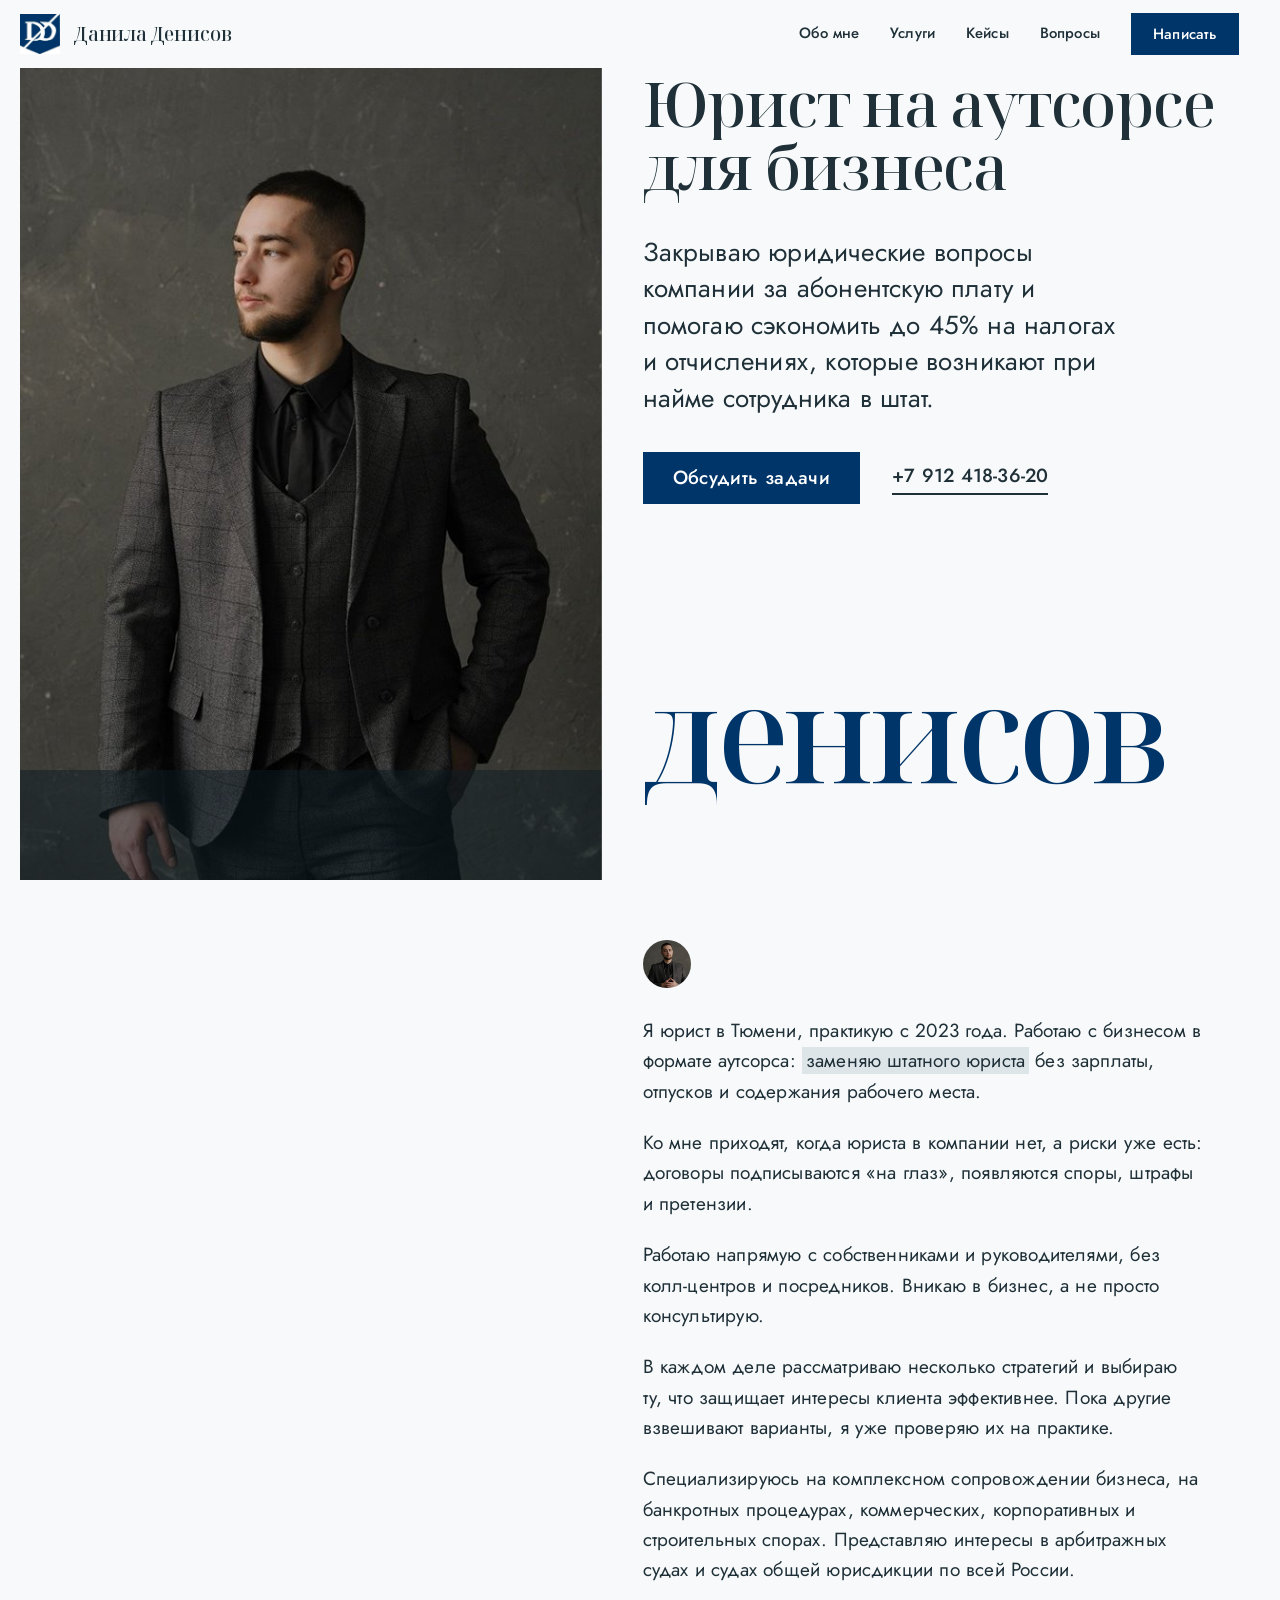
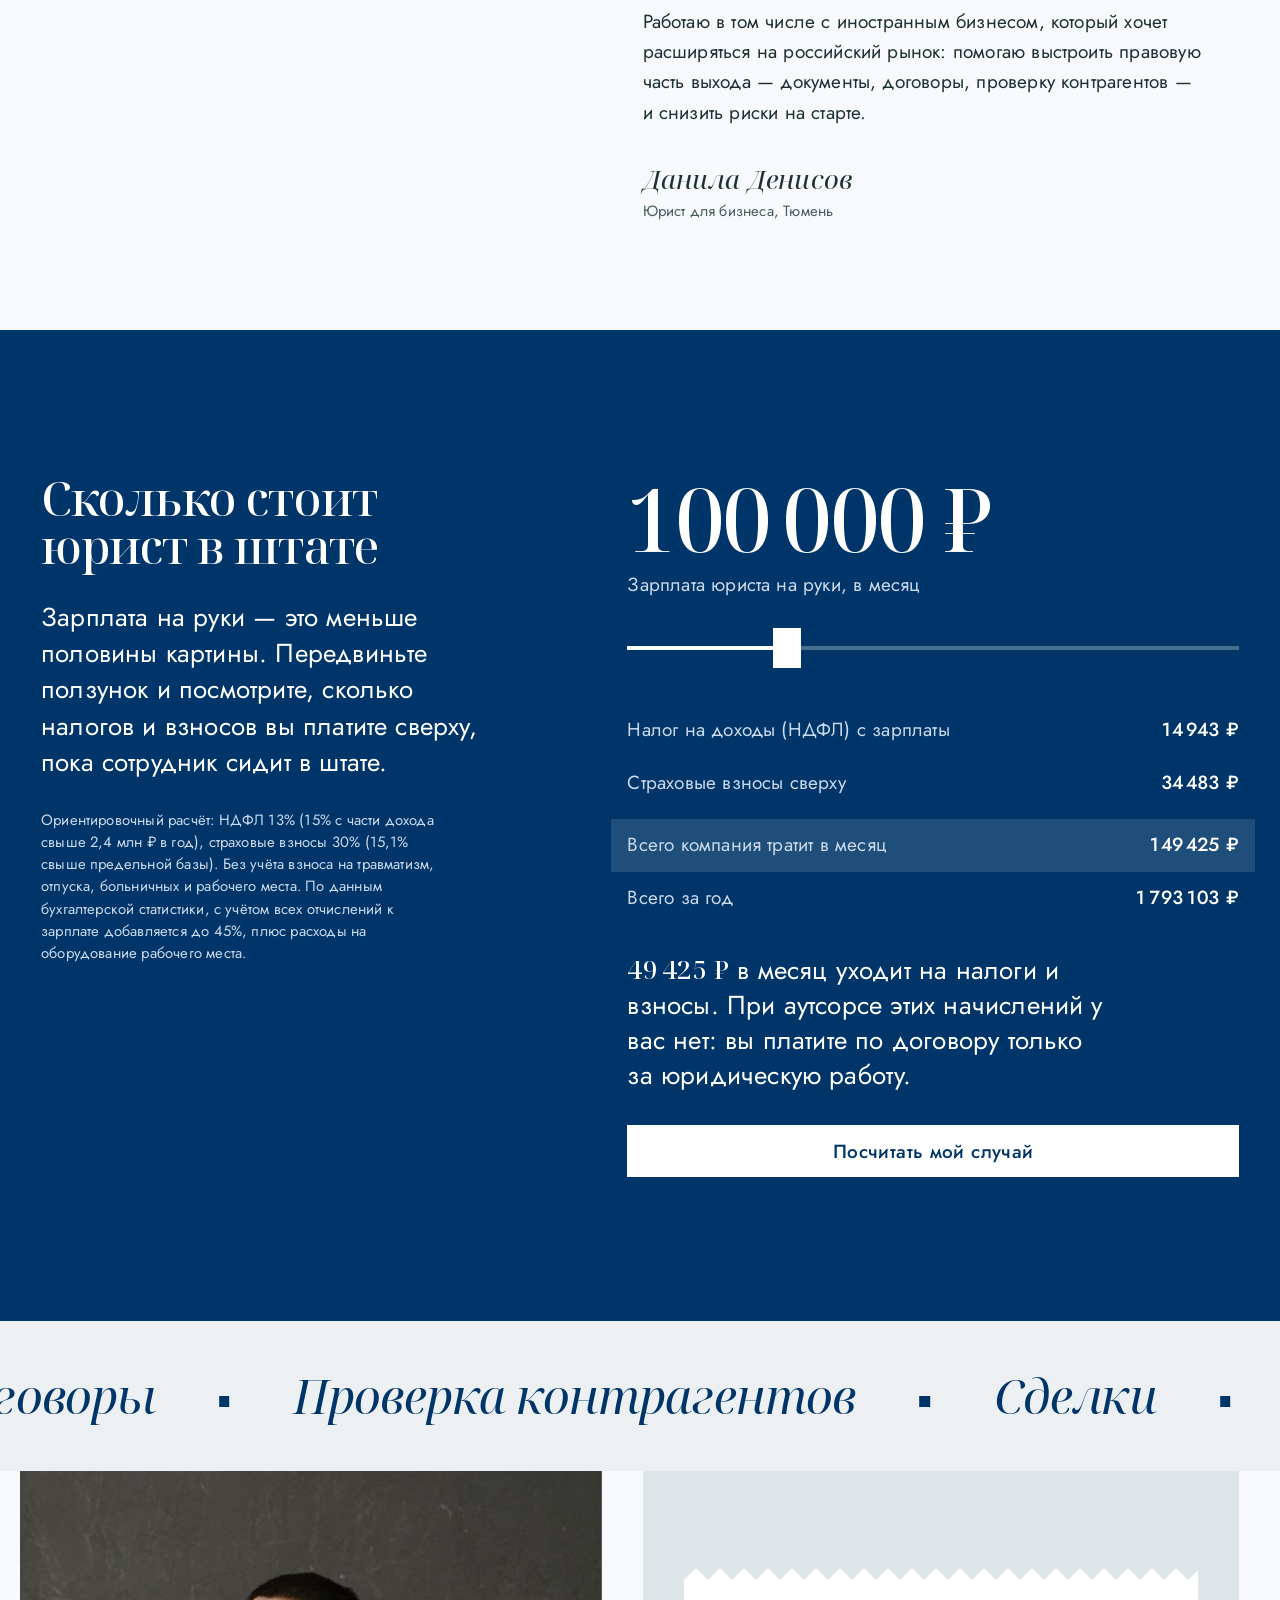
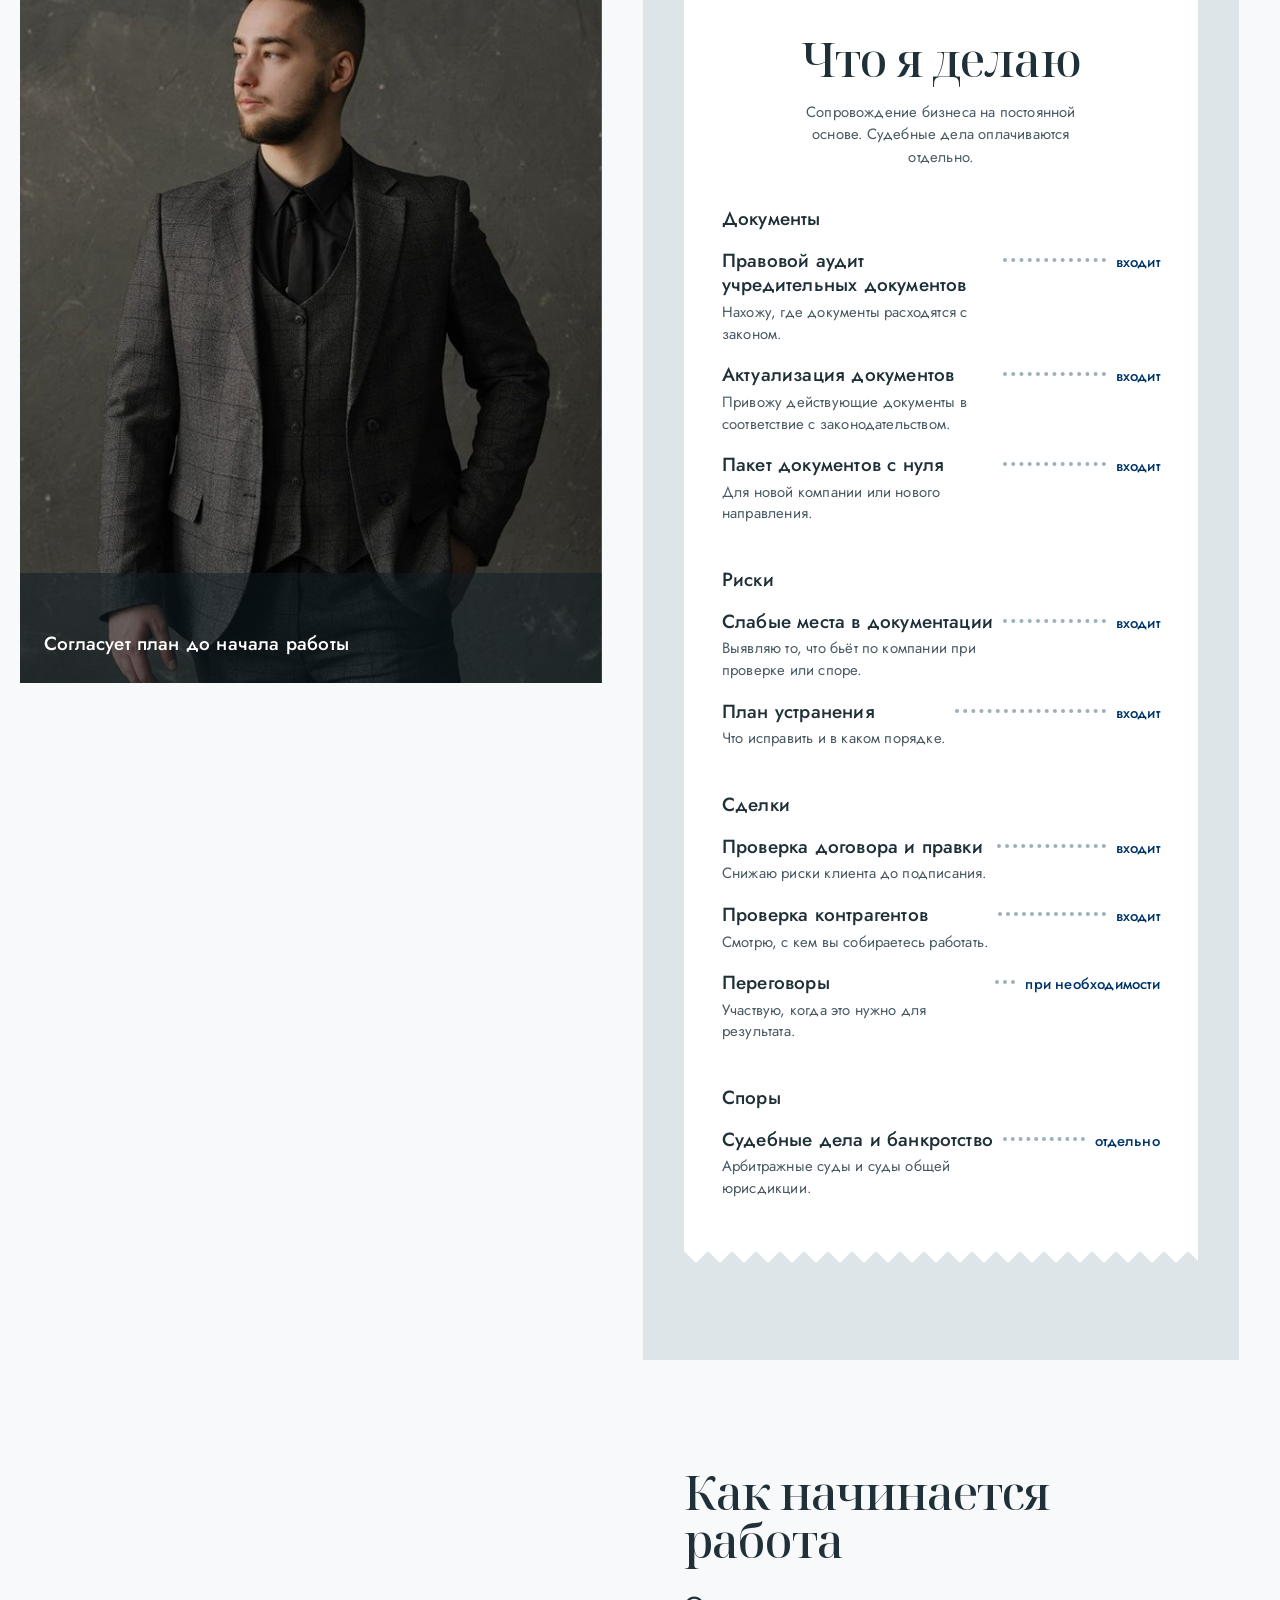
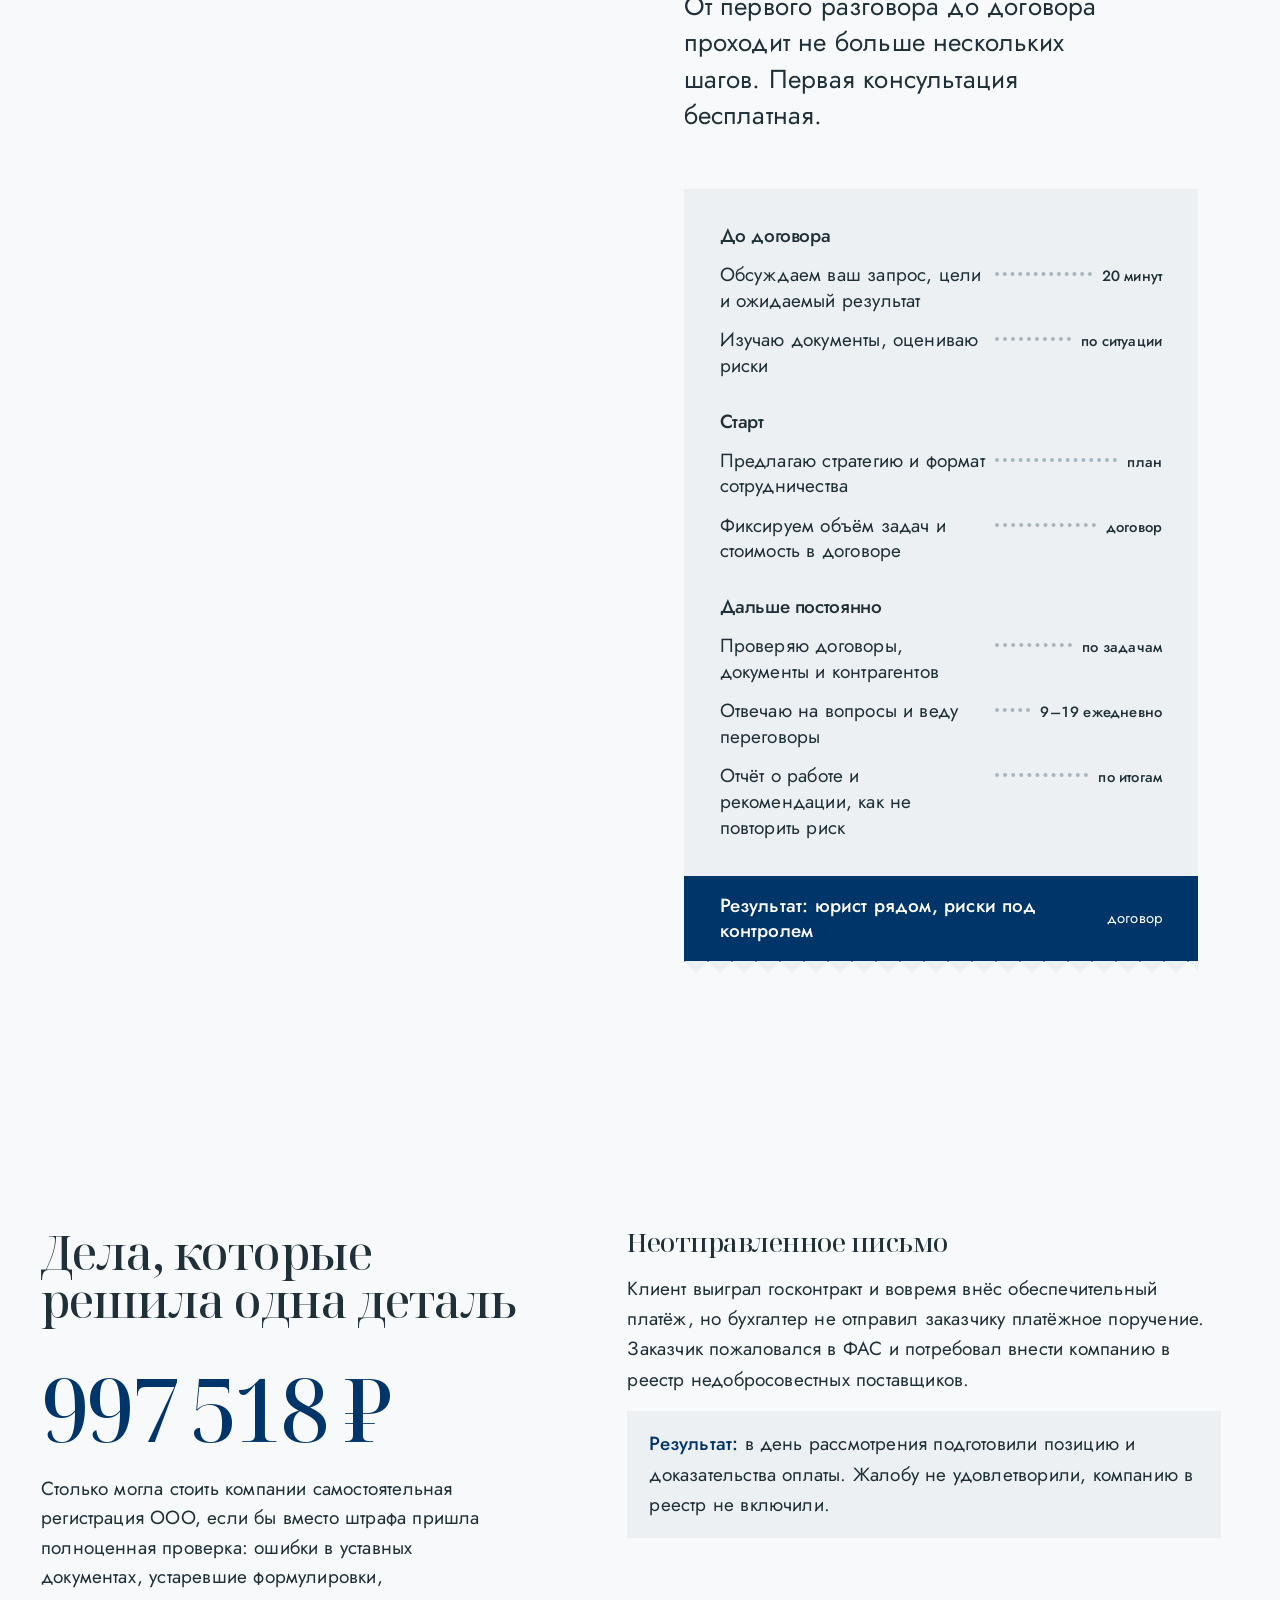
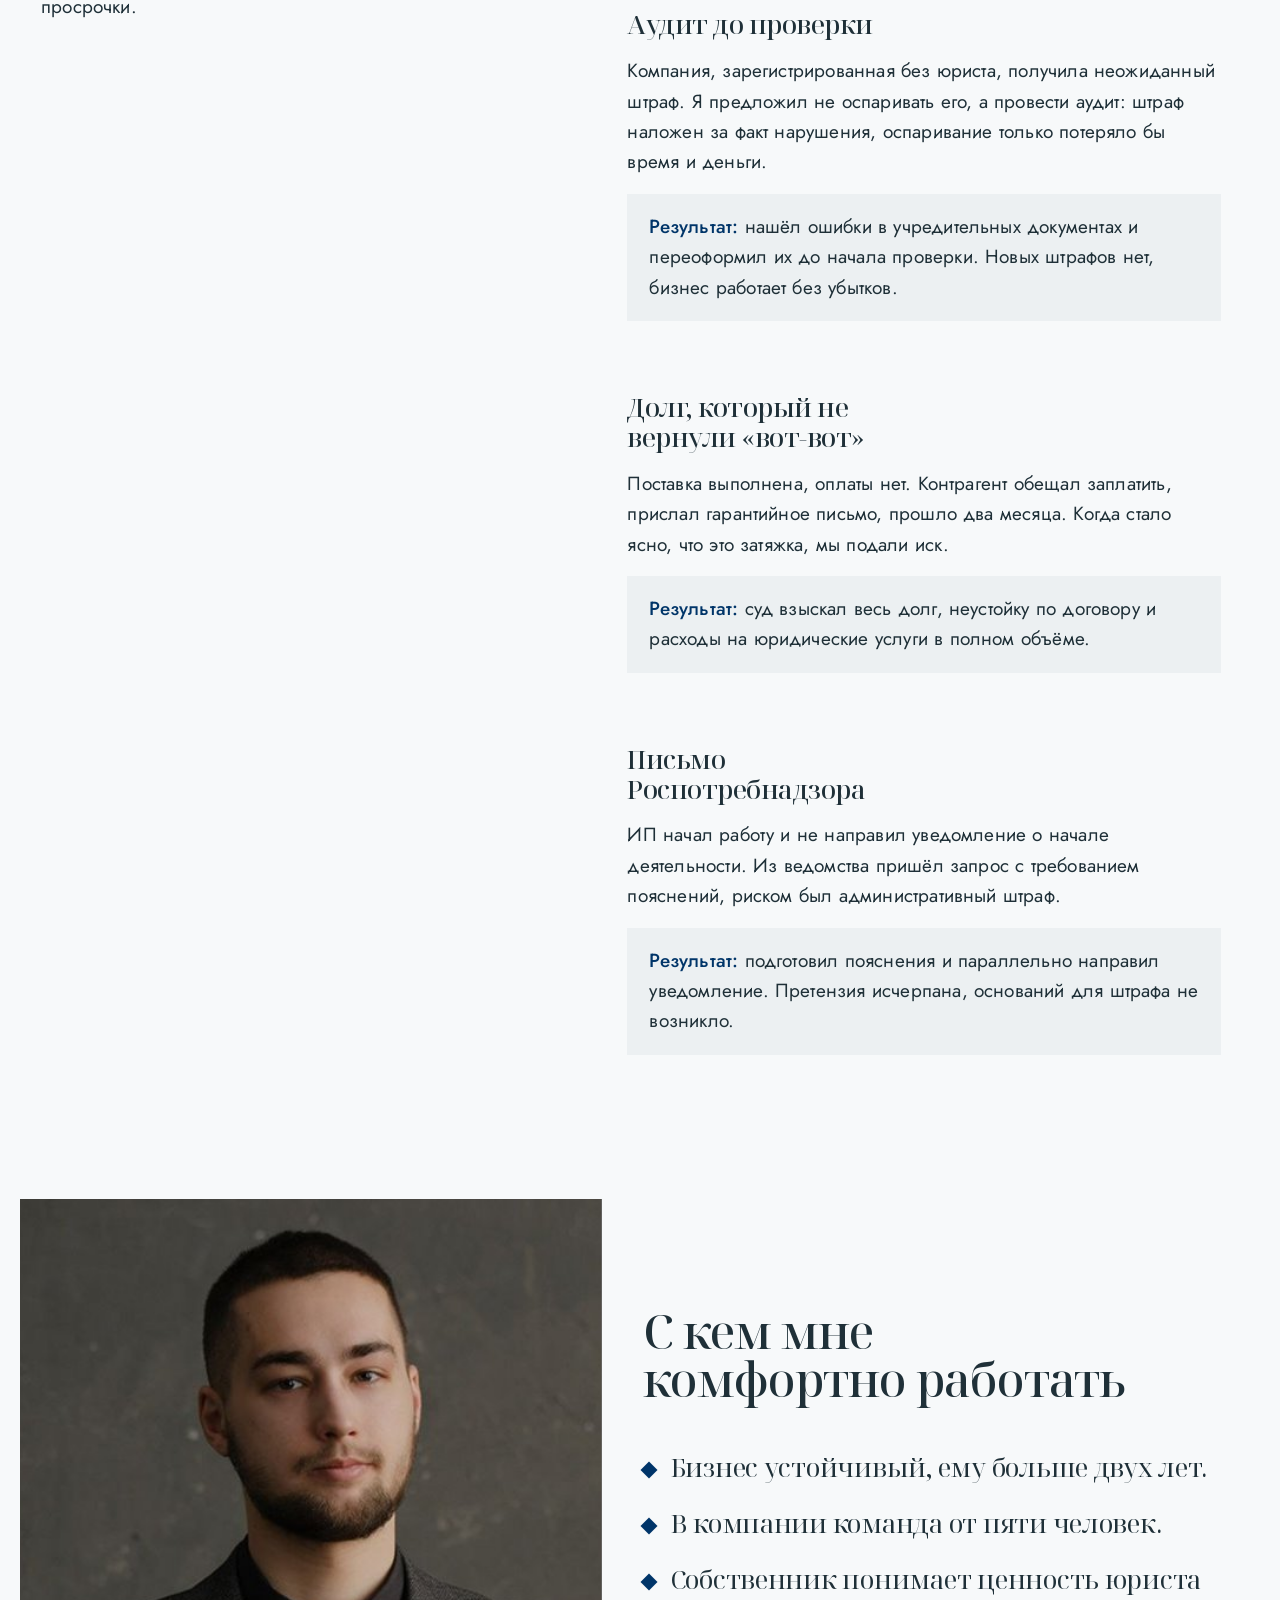
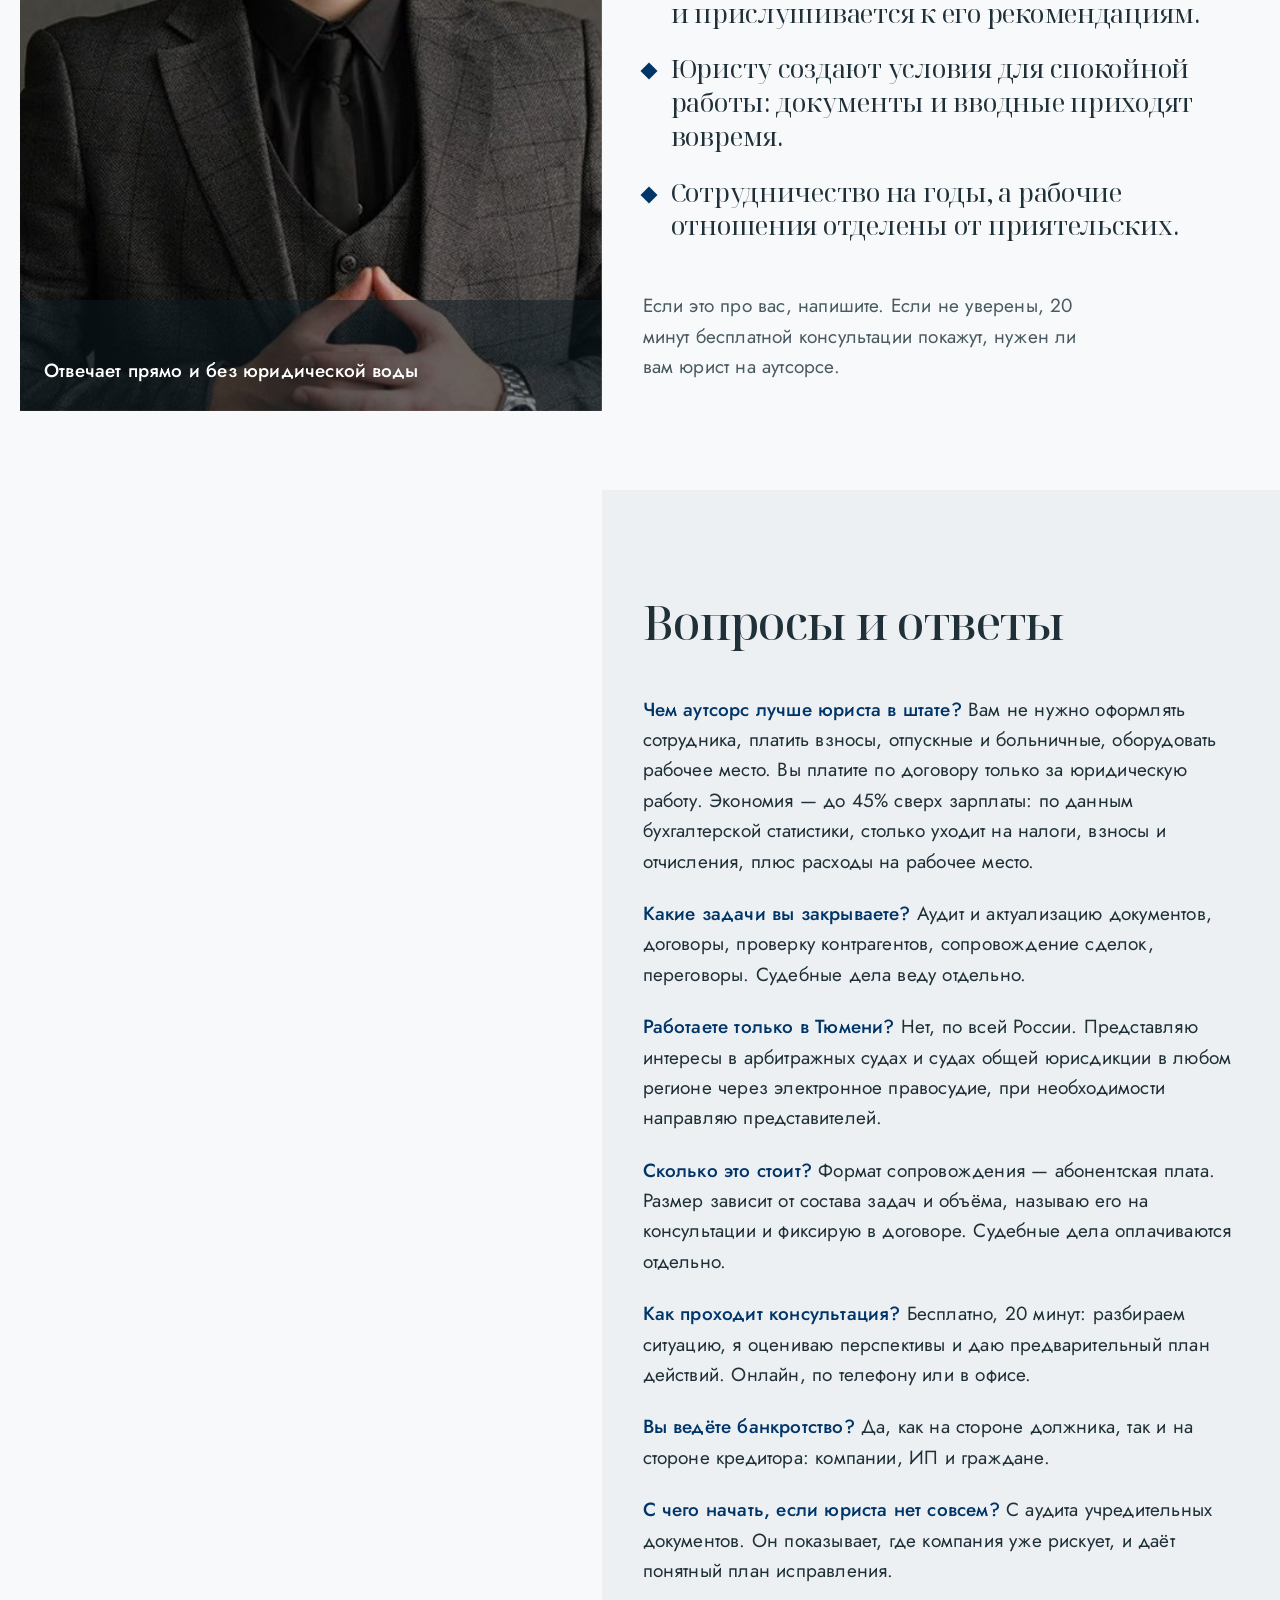
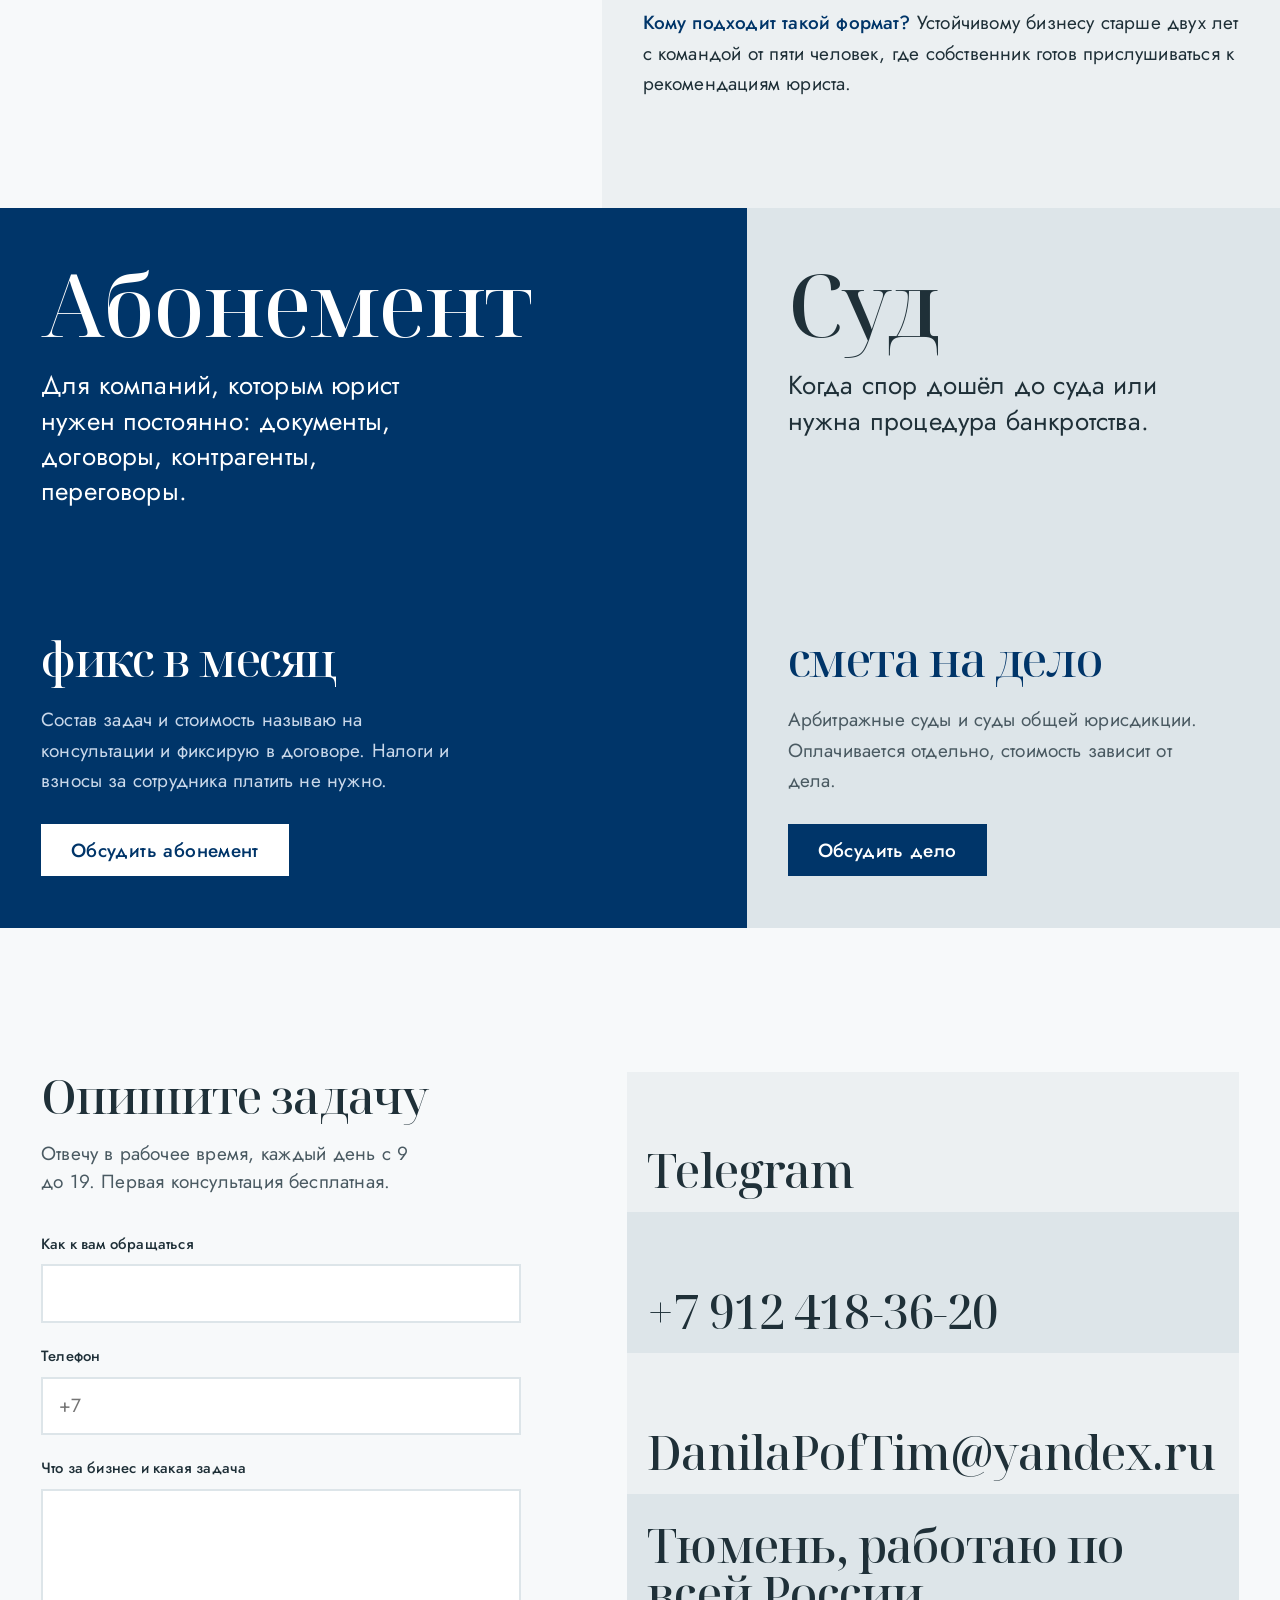
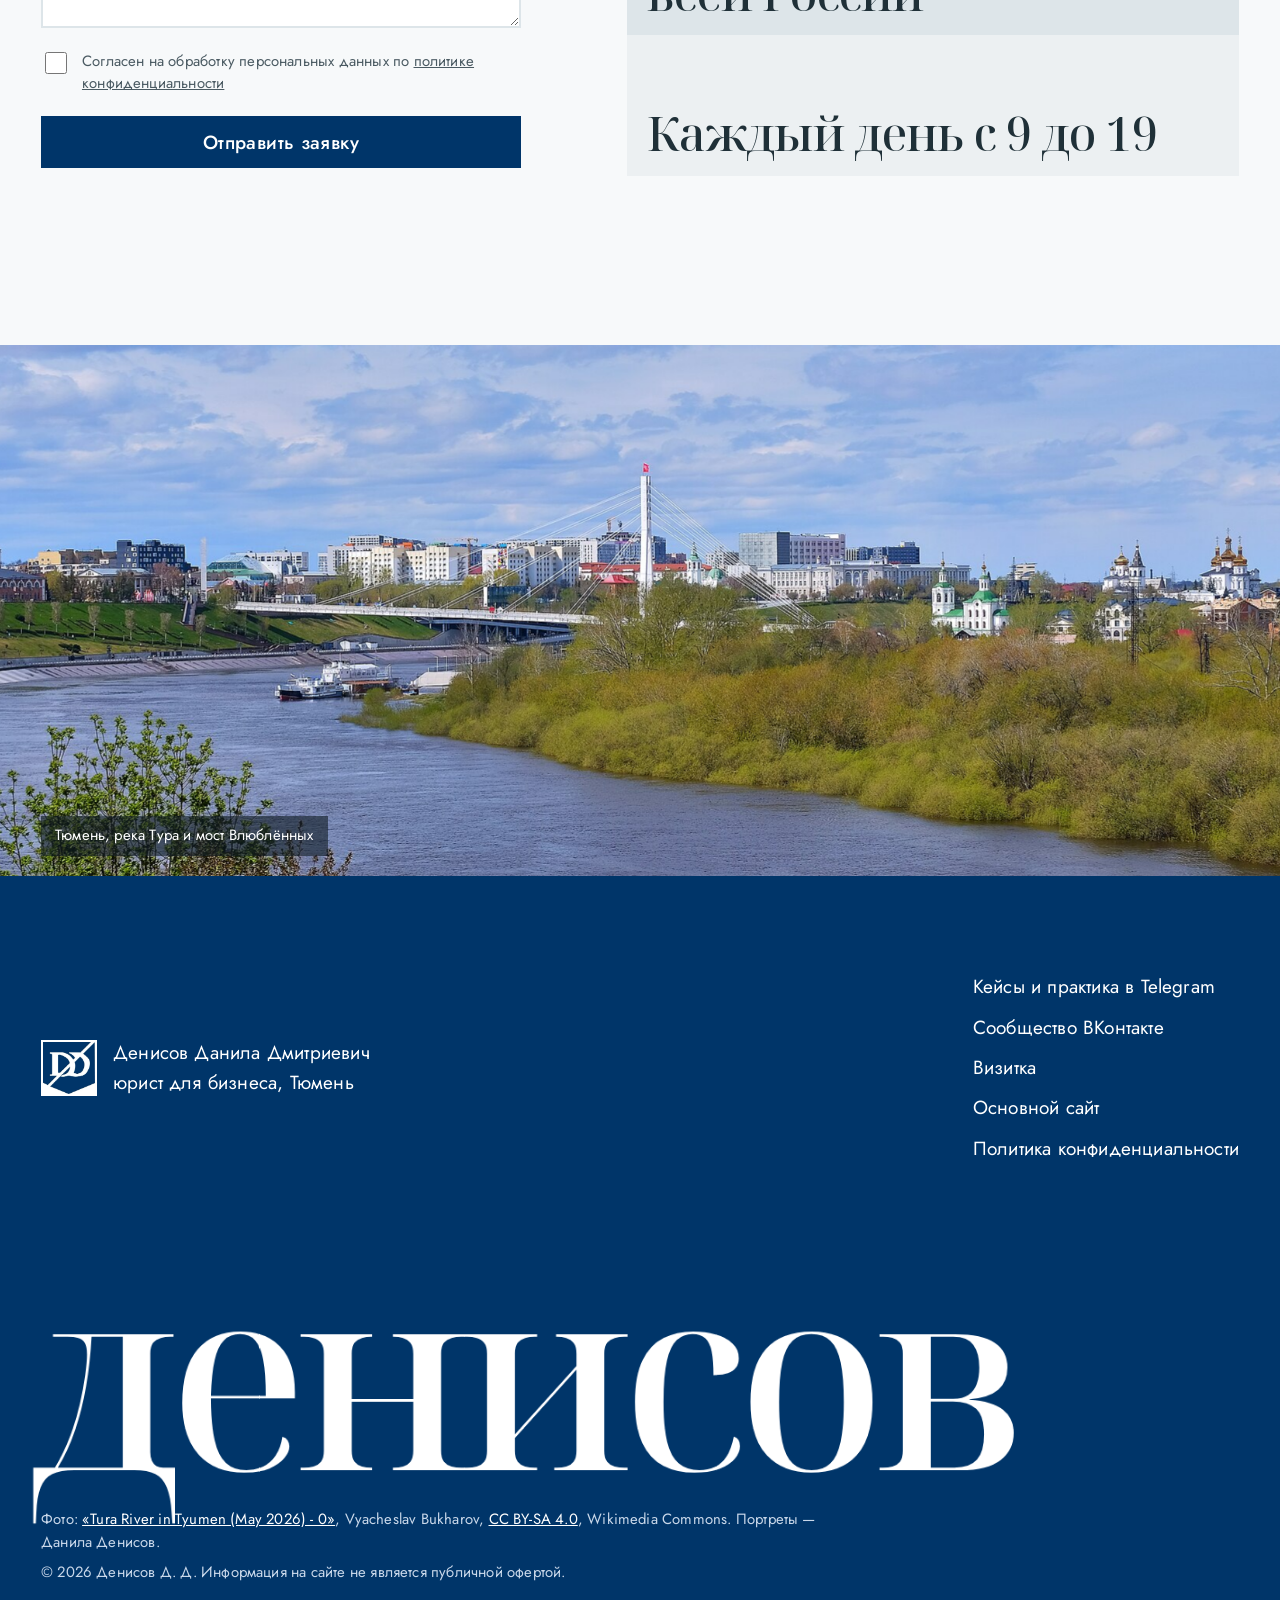
<file: index.html>
<!doctype html>
<html lang="ru">
<head>
<meta charset="utf-8">
<meta name="viewport" content="width=device-width, initial-scale=1">
<title>Данила Денисов — юрист для бизнеса на аутсорсе в Тюмени</title>
<meta name="description" content="Юридическое сопровождение бизнеса на аутсорсе по всей России: аудит документов, договоры, сделки, споры и банкротство. Абонентская плата вместо юриста в штате.">
<meta name="theme-color" content="#003569">
<meta property="og:title" content="Данила Денисов — юрист для бизнеса на аутсорсе">
<meta property="og:description" content="Закрываю юридические вопросы бизнеса за абонентскую плату. Работаю по всей России.">
<meta property="og:type" content="website">
<meta property="og:locale" content="ru_RU">
<link rel="icon" href="img/logo.jpg">
<script>document.documentElement.classList.add('js');</script>
<link rel="preconnect" href="https://fonts.googleapis.com">
<link rel="preconnect" href="https://fonts.gstatic.com" crossorigin>
<link href="https://fonts.googleapis.com/css2?family=Jost:wght@400;500&family=Noto+Serif+Display:ital,wght@0,400;0,500;1,400&display=swap" rel="stylesheet">
<link rel="stylesheet" href="styles.css">
<script type="application/ld+json">
{"@context":"https://schema.org","@type":"LegalService","name":"Юрист Данила Денисов","founder":{"@type":"Person","name":"Данила Дмитриевич Денисов"},"areaServed":"RU","address":{"@type":"PostalAddress","addressLocality":"Тюмень","addressCountry":"RU"},"telephone":"+7 912 418-36-20","email":"DanilaPofTim@yandex.ru","openingHours":"Mo-Su 09:00-19:00"}
</script>
</head>
<body>

<a class="skip" href="#about">К содержимому</a>

<header class="header" id="header">
  <div class="header__inner">
    <a class="brand" href="#top" aria-label="Данила Денисов — наверх">
      <img src="img/logo.jpg" width="40" height="40" alt="Логотип: буквы DD на синем щите">
      <span class="brand__name">Данила Денисов</span>
    </a>
    <nav class="nav" id="nav" aria-label="Основное меню">
      <a href="#about">Обо мне</a>
      <a href="#services">Услуги</a>
      <a href="#cases">Кейсы</a>
      <a href="#faq">Вопросы</a>
      <a class="btn btn--sm nav__cta" href="#contact">Написать</a>
    </nav>
    <button class="burger" id="burger" type="button" aria-label="Меню" aria-expanded="false" aria-controls="nav"><span></span><span></span></button>
  </div>
</header>

<main id="top">

<!-- ===== БЛОК 1: герой + обо мне ===== -->
<div class="split" id="split-1">
  <aside class="photo" aria-label="Фотография юриста">
    <div class="photo__frame">
      <img class="photo__img is-on" data-key="full" src="img/danila-full.jpg" width="615" height="922" alt="Данила Денисов, юрист, в сером костюме-тройке на тёмном фоне">
      <img class="photo__img" data-key="portrait" src="img/danila-portrait.jpg" width="744" height="744" alt="Портрет юриста Данилы Денисова крупным планом" loading="lazy">
      <p class="photo__cap" aria-live="polite"><span class="photo__cap-in">На связи каждый день с 9 до 19</span></p>
    </div>
  </aside>

  <div class="col">
    <section class="hero" data-photo="full" data-status="На связи каждый день с 9 до 19">
      <div class="hero__text">
        <h1 class="hero__title"><span class="ln"><span>Юрист на аутсорсе</span></span> <span class="ln"><span>для бизнеса</span></span></h1>
        <p class="hero__lead" data-r>Закрываю юридические вопросы компании за абонентскую плату и помогаю сэкономить до 45% на налогах и отчислениях, которые возникают при найме сотрудника в штат.</p>
        <div class="hero__actions" data-r>
          <a class="btn" href="#contact">Обсудить задачи</a>
          <a class="link" href="tel:+79124183620">+7 912 418-36-20</a>
        </div>
      </div>
      <p class="wordmark" id="wordmark" aria-hidden="true"><span class="ch"><span>д</span></span><span class="ch"><span>е</span></span><span class="ch"><span>н</span></span><span class="ch"><span>и</span></span><span class="ch"><span>с</span></span><span class="ch"><span>о</span></span><span class="ch"><span>в</span></span></p>
    </section>

    <section class="about" id="about" data-photo="portrait" data-status="Работает напрямую с собственником, без посредников">
      <div class="letter">
        <img class="letter__avatar" src="img/danila-portrait.jpg" width="48" height="48" alt="" loading="lazy">
        <div class="letter__body" data-rg>
          <p data-r>Я юрист в Тюмени, практикую с 2023 года. Работаю с бизнесом в формате аутсорса: <mark>заменяю штатного юриста</mark> без зарплаты, отпусков и содержания рабочего места.</p>
          <p data-r>Ко мне приходят, когда юриста в компании нет, а риски уже есть: договоры подписываются «на глаз», появляются споры, штрафы и претензии.</p>
          <p data-r>Работаю напрямую с собственниками и руководителями, без колл-центров и посредников. Вникаю в бизнес, а не просто консультирую.</p>
          <p data-r>В каждом деле рассматриваю несколько стратегий и выбираю ту, что защищает интересы клиента эффективнее. Пока другие взвешивают варианты, я уже проверяю их на практике.</p>
          <p data-r>Специализируюсь на комплексном сопровождении бизнеса, на банкротных процедурах, коммерческих, корпоративных и строительных спорах. Представляю интересы в арбитражных судах и судах общей юрисдикции по всей России.</p>
          <p data-r>Работаю в том числе с иностранным бизнесом, который хочет расширяться на российский рынок: помогаю выстроить правовую часть выхода — документы, договоры, проверку контрагентов — и снизить риски на старте.</p>
          <p class="letter__sign" data-r>Данила Денисов<small>Юрист для бизнеса, Тюмень</small></p>
        </div>
      </div>
    </section>
  </div>
</div>

<!-- ===== Калькулятор: на всю ширину ===== -->
<section class="cost field-navy" id="cost" aria-labelledby="cost-h">
  <div class="cost__wrap">
    <div class="cost__intro" data-rg>
      <h2 id="cost-h" data-r>Сколько стоит юрист в штате</h2>
      <p class="lead" data-r>Зарплата на руки — это меньше половины картины. Передвиньте ползунок и посмотрите, сколько налогов и взносов вы платите сверху, пока сотрудник сидит в штате.</p>
      <p class="cost__note" data-r>Ориентировочный расчёт: НДФЛ 13% (15% с части дохода свыше 2,4 млн ₽ в год), страховые взносы 30% (15,1% свыше предельной базы). Без учёта взноса на травматизм, отпуска, больничных и рабочего места. По данным бухгалтерской статистики, с учётом всех отчислений к зарплате добавляется до 45%, плюс расходы на оборудование рабочего места.</p>
    </div>

    <form class="calc" id="calc" onsubmit="return false" data-r>
      <label class="calc__label" for="salary">Зарплата юриста на руки, в месяц</label>
      <output class="calc__big" id="out-net" for="salary">100 000 ₽</output>
      <div class="range" id="range">
        <input type="range" id="salary" min="50000" max="250000" step="5000" value="100000" aria-describedby="out-tax">
        <span class="range__fill" id="range-fill" aria-hidden="true"></span>
      </div>
      <dl class="calc__rows">
        <div><dt>Налог на доходы (НДФЛ) с зарплаты</dt><dd id="out-ndfl">0 ₽</dd></div>
        <div><dt>Страховые взносы сверху</dt><dd id="out-contrib">0 ₽</dd></div>
        <div><dt>Всего компания тратит в месяц</dt><dd id="out-total">0 ₽</dd></div>
        <div><dt>Всего за год</dt><dd id="out-year">0 ₽</dd></div>
      </dl>
      <p class="calc__result" id="out-tax"><span id="out-taxsum">0 ₽</span> в месяц уходит на налоги и взносы. При аутсорсе этих начислений у вас нет: вы платите по договору только за юридическую работу.</p>
      <a class="btn btn--light" href="#contact">Посчитать мой случай</a>
    </form>
  </div>
</section>

<div class="ticker" aria-hidden="true">
  <div class="ticker__track" id="ticker">
    <span>Аудит документов</span><span>Договоры</span><span>Проверка контрагентов</span><span>Сделки</span><span>Арбитражные споры</span><span>Банкротство</span>
    <span>Аудит документов</span><span>Договоры</span><span>Проверка контрагентов</span><span>Сделки</span><span>Арбитражные споры</span><span>Банкротство</span>
  </div>
</div>

<!-- ===== БЛОК 2: услуги + процесс ===== -->
<div class="split" id="split-2">
  <aside class="photo" aria-label="Фотография юриста">
    <div class="photo__frame">
      <img class="photo__img is-on" data-key="portrait" src="img/danila-portrait.jpg" width="744" height="744" alt="Данила Денисов, юрист, смотрит в камеру, руки сложены перед собой" loading="lazy">
      <img class="photo__img" data-key="full" src="img/danila-full.jpg" width="615" height="922" alt="Данила Денисов в полный рост, смотрит в сторону" loading="lazy">
      <p class="photo__cap" aria-live="polite"><span class="photo__cap-in">Проверяет договор до подписания</span></p>
    </div>
  </aside>

  <div class="col col--flush">
    <section class="services bleed" id="services" data-photo="portrait" data-status="Проверяет договор до подписания" aria-labelledby="services-h">
      <div class="sheet sheet--menu" data-r>
        <h2 id="services-h">Что я делаю</h2>
        <p class="sheet__intro">Сопровождение бизнеса на постоянной основе. Судебные дела оплачиваются отдельно.</p>

        <div class="menu" data-rg>
          <h3 class="menu__group" data-r>Документы</h3>
          <div class="menu__row" data-r><div><p class="menu__name">Правовой аудит учредительных документов</p><p class="menu__desc">Нахожу, где документы расходятся с законом.</p></div><i class="menu__dots" aria-hidden="true"></i><span class="menu__val">входит</span></div>
          <div class="menu__row" data-r><div><p class="menu__name">Актуализация документов</p><p class="menu__desc">Привожу действующие документы в соответствие с законодательством.</p></div><i class="menu__dots" aria-hidden="true"></i><span class="menu__val">входит</span></div>
          <div class="menu__row" data-r><div><p class="menu__name">Пакет документов с нуля</p><p class="menu__desc">Для новой компании или нового направления.</p></div><i class="menu__dots" aria-hidden="true"></i><span class="menu__val">входит</span></div>

          <h3 class="menu__group" data-r>Риски</h3>
          <div class="menu__row" data-r><div><p class="menu__name">Слабые места в документации</p><p class="menu__desc">Выявляю то, что бьёт по компании при проверке или споре.</p></div><i class="menu__dots" aria-hidden="true"></i><span class="menu__val">входит</span></div>
          <div class="menu__row" data-r><div><p class="menu__name">План устранения</p><p class="menu__desc">Что исправить и в каком порядке.</p></div><i class="menu__dots" aria-hidden="true"></i><span class="menu__val">входит</span></div>

          <h3 class="menu__group" data-r>Сделки</h3>
          <div class="menu__row" data-r><div><p class="menu__name">Проверка договора и правки</p><p class="menu__desc">Снижаю риски клиента до подписания.</p></div><i class="menu__dots" aria-hidden="true"></i><span class="menu__val">входит</span></div>
          <div class="menu__row" data-r><div><p class="menu__name">Проверка контрагентов</p><p class="menu__desc">Смотрю, с кем вы собираетесь работать.</p></div><i class="menu__dots" aria-hidden="true"></i><span class="menu__val">входит</span></div>
          <div class="menu__row" data-r><div><p class="menu__name">Переговоры</p><p class="menu__desc">Участвую, когда это нужно для результата.</p></div><i class="menu__dots" aria-hidden="true"></i><span class="menu__val">при необходимости</span></div>

          <h3 class="menu__group" data-r>Споры</h3>
          <div class="menu__row" data-r><div><p class="menu__name">Судебные дела и банкротство</p><p class="menu__desc">Арбитражные суды и суды общей юрисдикции.</p></div><i class="menu__dots" aria-hidden="true"></i><span class="menu__val">отдельно</span></div>
        </div>
      </div>
    </section>

    <section class="process" id="process" data-photo="full" data-status="Согласует план до начала работы" aria-labelledby="process-h">
      <div class="process__head" data-rg>
        <h2 id="process-h" data-r>Как начинается работа</h2>
        <p class="lead" data-r>От первого разговора до договора проходит не больше нескольких шагов. Первая консультация бесплатная.</p>
      </div>

      <div class="slip" data-r>
        <div class="slip__body" data-rg>
          <h3 class="slip__time" data-r>До договора</h3>
          <div class="slip__row" data-r><p>Обсуждаем ваш запрос, цели и ожидаемый результат</p><i class="menu__dots" aria-hidden="true"></i><span>20 минут</span></div>
          <div class="slip__row" data-r><p>Изучаю документы, оцениваю риски</p><i class="menu__dots" aria-hidden="true"></i><span>по ситуации</span></div>

          <h3 class="slip__time" data-r>Старт</h3>
          <div class="slip__row" data-r><p>Предлагаю стратегию и формат сотрудничества</p><i class="menu__dots" aria-hidden="true"></i><span>план</span></div>
          <div class="slip__row" data-r><p>Фиксируем объём задач и стоимость в договоре</p><i class="menu__dots" aria-hidden="true"></i><span>договор</span></div>

          <h3 class="slip__time" data-r>Дальше постоянно</h3>
          <div class="slip__row" data-r><p>Проверяю договоры, документы и контрагентов</p><i class="menu__dots" aria-hidden="true"></i><span>по задачам</span></div>
          <div class="slip__row" data-r><p>Отвечаю на вопросы и веду переговоры</p><i class="menu__dots" aria-hidden="true"></i><span>9–19 ежедневно</span></div>
          <div class="slip__row" data-r><p>Отчёт о работе и рекомендации, как не повторить риск</p><i class="menu__dots" aria-hidden="true"></i><span>по итогам</span></div>

          <div class="slip__total" data-r><p>Результат: юрист рядом, риски под контролем</p><span>договор</span></div>
        </div>
      </div>
    </section>
  </div>
</div>

<!-- ===== Кейсы: на всю ширину ===== -->
<section class="cases" id="cases" aria-labelledby="cases-h">
  <div class="cases__wrap">
    <div class="cases__lead" data-rg>
      <h2 id="cases-h" data-r>Дела, которые решила одна деталь</h2>
      <p class="cases__fig" data-r><span class="count" data-count="1000000">1 000 000</span> ₽</p>
      <p class="lead" data-r>Столько могла стоить компании самостоятельная регистрация ООО, если бы вместо штрафа пришла полноценная проверка: ошибки в уставных документах, устаревшие формулировки, просрочки.</p>
    </div>

    <div class="cases__list" data-rg>
      <article class="case" data-r>
        <h3>Неотправленное письмо</h3>
        <p>Клиент выиграл госконтракт и вовремя внёс обеспечительный платёж, но бухгалтер не отправил заказчику платёжное поручение. Заказчик пожаловался в ФАС и потребовал внести компанию в реестр недобросовестных поставщиков.</p>
        <p class="case__res"><b>Результат:</b> в день рассмотрения подготовили позицию и доказательства оплаты. Жалобу не удовлетворили, компанию в реестр не включили.</p>
      </article>
      <article class="case" data-r>
        <h3>Аудит до проверки</h3>
        <p>Компания, зарегистрированная без юриста, получила неожиданный штраф. Я предложил не оспаривать его, а провести аудит: штраф наложен за факт нарушения, оспаривание только потеряло бы время и деньги.</p>
        <p class="case__res"><b>Результат:</b> нашёл ошибки в учредительных документах и переоформил их до начала проверки. Новых штрафов нет, бизнес работает без убытков.</p>
      </article>
      <article class="case" data-r>
        <h3>Долг, который не вернули «вот-вот»</h3>
        <p>Поставка выполнена, оплаты нет. Контрагент обещал заплатить, прислал гарантийное письмо, прошло два месяца. Когда стало ясно, что это затяжка, мы подали иск.</p>
        <p class="case__res"><b>Результат:</b> суд взыскал весь долг, неустойку по договору и расходы на юридические услуги в полном объёме.</p>
      </article>
      <article class="case" data-r>
        <h3>Письмо Роспотребнадзора</h3>
        <p>ИП начал работу и не направил уведомление о начале деятельности. Из ведомства пришёл запрос с требованием пояснений, риском был административный штраф.</p>
        <p class="case__res"><b>Результат:</b> подготовил пояснения и параллельно направил уведомление. Претензия исчерпана, оснований для штрафа не возникло.</p>
      </article>
    </div>
  </div>
</section>

<!-- ===== БЛОК 3: для кого + вопросы ===== -->
<div class="split" id="split-3">
  <aside class="photo" aria-label="Фотография юриста">
    <div class="photo__frame">
      <img class="photo__img is-on" data-key="full" src="img/danila-full.jpg" width="615" height="922" alt="Данила Денисов в полный рост, смотрит в сторону" loading="lazy">
      <img class="photo__img" data-key="portrait" src="img/danila-portrait.jpg" width="744" height="744" alt="Портрет юриста Данилы Денисова" loading="lazy">
      <p class="photo__cap" aria-live="polite"><span class="photo__cap-in">Работает в долгую, а не на один спор</span></p>
    </div>
  </aside>

  <div class="col">
    <section class="fit" id="fit" data-photo="full" data-status="Работает в долгую, а не на один спор" aria-labelledby="fit-h">
      <h2 id="fit-h" data-r>С кем мне комфортно работать</h2>
      <ul class="fit__list" data-rg>
        <li data-r>Бизнес устойчивый, ему больше двух лет.</li>
        <li data-r>В компании команда от пяти человек.</li>
        <li data-r>Собственник понимает ценность юриста и прислушивается к его рекомендациям.</li>
        <li data-r>Юристу создают условия для спокойной работы: документы и вводные приходят вовремя.</li>
        <li data-r>Сотрудничество на годы, а рабочие отношения отделены от приятельских.</li>
      </ul>
      <p class="fit__tail" data-r>Если это про вас, напишите. Если не уверены, 20 минут бесплатной консультации покажут, нужен ли вам юрист на аутсорсе.</p>
    </section>

    <section class="faq" id="faq" data-photo="portrait" data-status="Отвечает прямо и без юридической воды" aria-labelledby="faq-h">
      <h2 id="faq-h" data-r>Вопросы и ответы</h2>
      <div class="faq__text" data-rg>
        <p data-r><b>Чем аутсорс лучше юриста в штате?</b> Вам не нужно оформлять сотрудника, платить взносы, отпускные и больничные, оборудовать рабочее место. Вы платите по договору только за юридическую работу. Экономия — до 45% сверх зарплаты: по данным бухгалтерской статистики, столько уходит на налоги, взносы и отчисления, плюс расходы на рабочее место.</p>
        <p data-r><b>Какие задачи вы закрываете?</b> Аудит и актуализацию документов, договоры, проверку контрагентов, сопровождение сделок, переговоры. Судебные дела веду отдельно.</p>
        <p data-r><b>Работаете только в Тюмени?</b> Нет, по всей России. Представляю интересы в арбитражных судах и судах общей юрисдикции в любом регионе через электронное правосудие, при необходимости направляю представителей.</p>
        <p data-r><b>Сколько это стоит?</b> Формат сопровождения — абонентская плата. Размер зависит от состава задач и объёма, называю его на консультации и фиксирую в договоре. Судебные дела оплачиваются отдельно.</p>
        <p data-r><b>Как проходит консультация?</b> Бесплатно, 20 минут: разбираем ситуацию, я оцениваю перспективы и даю предварительный план действий. Онлайн, по телефону или в офисе.</p>
        <p data-r><b>Вы ведёте банкротство?</b> Да, как на стороне должника, так и на стороне кредитора: компании, ИП и граждане.</p>
        <p data-r><b>С чего начать, если юриста нет совсем?</b> С аудита учредительных документов. Он показывает, где компания уже рискует, и даёт понятный план исправления.</p>
        <p data-r><b>Кому подходит такой формат?</b> Устойчивому бизнесу старше двух лет с командой от пяти человек, где собственник готов прислушиваться к рекомендациям юриста.</p>
      </div>
    </section>
  </div>
</div>

<!-- ===== Формат: два поля ===== -->
<section class="format" id="format" aria-label="Форматы работы">
  <article class="format__a field-navy" data-r>
    <h2>Абонемент</h2>
    <p class="format__sentence">Для компаний, которым юрист нужен постоянно: документы, договоры, контрагенты, переговоры.</p>
    <p class="format__big">фикс в месяц</p>
    <p class="format__incl">Состав задач и стоимость называю на консультации и фиксирую в договоре. Налоги и взносы за сотрудника платить не нужно.</p>
    <a class="btn btn--light" href="#contact">Обсудить абонемент</a>
  </article>
  <article class="format__b" data-r>
    <h2>Суд</h2>
    <p class="format__sentence">Когда спор дошёл до суда или нужна процедура банкротства.</p>
    <p class="format__big">смета на дело</p>
    <p class="format__incl">Арбитражные суды и суды общей юрисдикции. Оплачивается отдельно, стоимость зависит от дела.</p>
    <a class="btn" href="#contact">Обсудить дело</a>
  </article>
</section>

<!-- ===== Контакты ===== -->
<section class="contact" id="contact" aria-labelledby="contact-h">
  <div class="contact__wrap">
    <div class="contact__form-col" data-rg>
      <h2 id="contact-h" data-r>Опишите задачу</h2>
      <p class="lead" data-r>Отвечу в рабочее время, каждый день с 9 до 19. Первая консультация бесплатная.</p>
      <form class="form" id="leadForm" novalidate data-r>
        <label class="field"><span>Как к вам обращаться</span><input type="text" name="name" autocomplete="name" required></label>
        <label class="field"><span>Телефон</span><input type="tel" name="phone" autocomplete="tel" inputmode="tel" placeholder="+7" required></label>
        <label class="field"><span>Что за бизнес и какая задача</span><textarea name="comment" rows="4"></textarea></label>
        <input type="text" name="_gotcha" style="display:none" tabindex="-1" autocomplete="off">
        <label class="check"><input type="checkbox" name="consent" required><span>Согласен на обработку персональных данных по <a href="privacy.html">политике конфиденциальности</a></span></label>
        <button class="btn" type="submit">Отправить заявку</button>
        <p class="form__status" id="formStatus" role="status" aria-live="polite"></p>
      </form>
    </div>

    <div class="rows" data-rg>
      <a class="rows__a" href="https://t.me/daniladenisovvv" data-r>Telegram</a>
      <a class="rows__b" href="tel:+79124183620" data-r>+7 912 418-36-20</a>
      <a class="rows__a" href="mailto:DanilaPofTim@yandex.ru" data-r>DanilaPofTim@yandex.ru</a>
      <p class="rows__b" data-r>Тюмень, работаю по всей России</p>
      <p class="rows__a" data-r>Каждый день с 9 до 19</p>
    </div>
  </div>

  <figure class="pano" data-r>
    <img src="img/tyumen-bridge.jpg" width="1920" height="762" alt="Река Тура в Тюмени, вдали мост Влюблённых" loading="lazy">
    <figcaption>Тюмень, река Тура и мост Влюблённых</figcaption>
  </figure>
</section>

</main>

<footer class="footer">
  <div class="footer__top">
    <div class="footer__brand">
      <img src="img/logo.jpg" width="56" height="56" alt="Логотип Данилы Денисова">
      <p>Денисов Данила Дмитриевич<br>юрист для бизнеса, Тюмень</p>
    </div>
    <ul class="footer__links">
      <li><a href="https://t.me/danila_urist">Кейсы и практика в Telegram</a></li>
      <li><a href="https://vk.ru/club235306844">Сообщество ВКонтакте</a></li>
      <li><a href="https://indi.cards/s/jBmvW9">Визитка</a></li>
      <li><a href="https://jurist-72.ru">Основной сайт</a></li>
      <li><a href="privacy.html">Политика конфиденциальности</a></li>
    </ul>
  </div>
  <p class="footer__wm" id="footer-wm" aria-hidden="true">денисов</p>
  <p class="credits">Фото: <a href="https://commons.wikimedia.org/wiki/File:Tura_River_in_Tyumen_(May_2026)_-_0.jpg">«Tura River in Tyumen (May 2026) - 0»</a>, Vyacheslav Bukharov, <a href="https://creativecommons.org/licenses/by-sa/4.0">CC BY-SA 4.0</a>, Wikimedia Commons. Портреты — Данила Денисов.</p>
  <p class="credits">© <span id="year">2026</span> Денисов Д. Д. Информация на сайте не является публичной офертой.</p>
</footer>

<script src="script.js"></script>
</body>
</html>
</file>
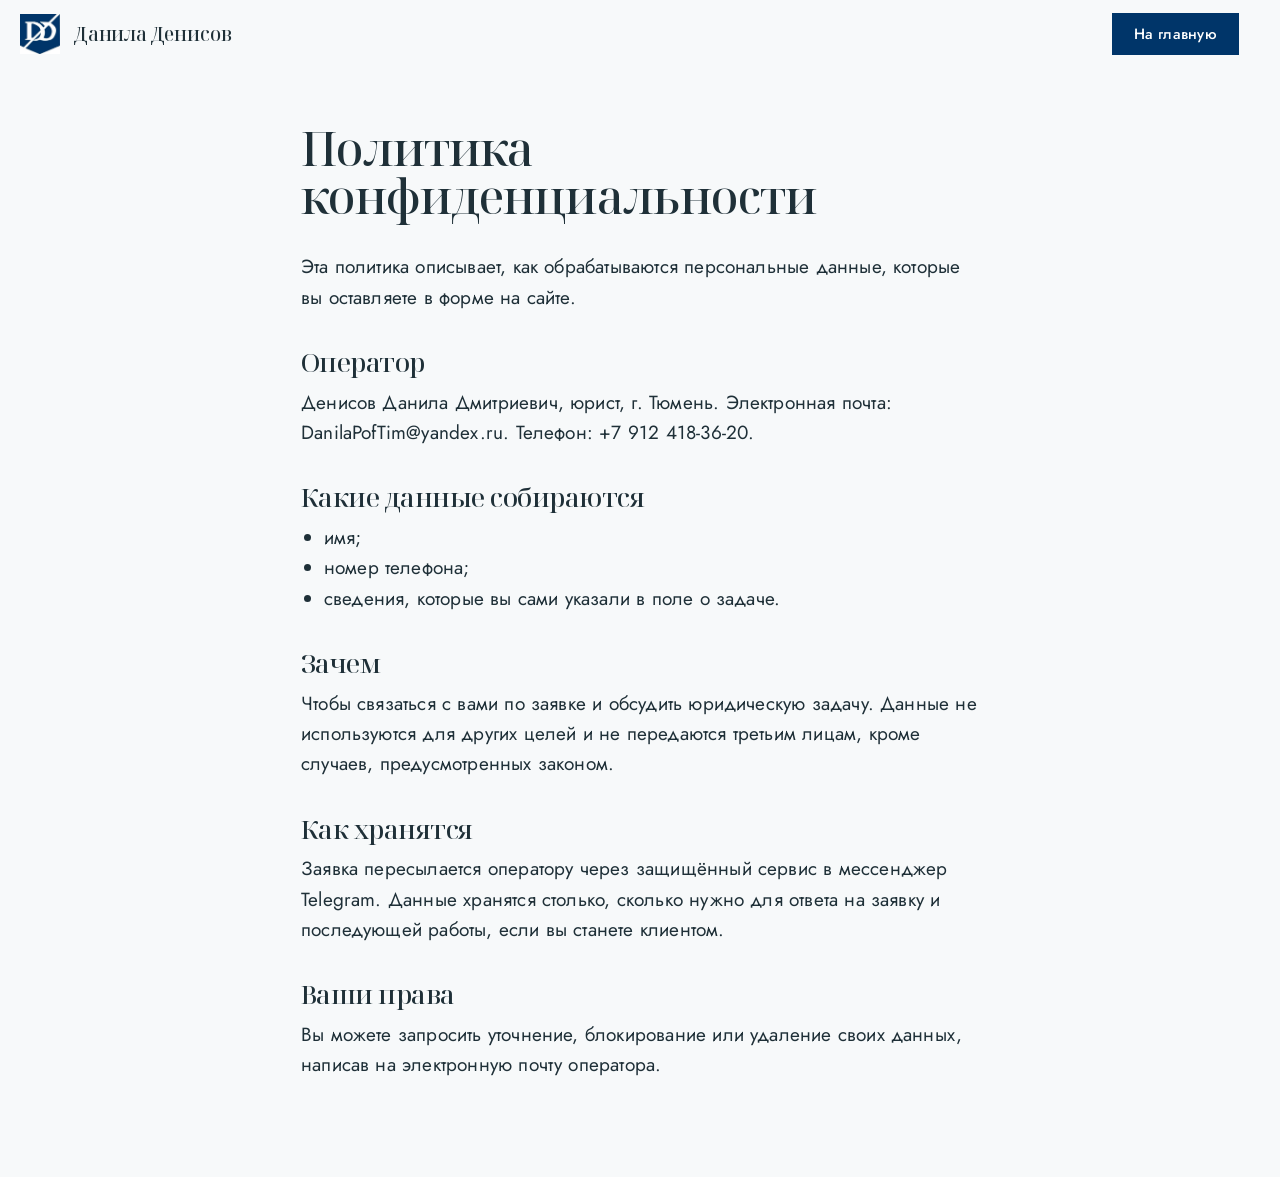
<file: privacy.html>
<!doctype html>
<html lang="ru">
<head>
<meta charset="utf-8">
<meta name="viewport" content="width=device-width, initial-scale=1">
<title>Политика конфиденциальности — Данила Денисов, юрист</title>
<meta name="robots" content="noindex">
<link rel="icon" href="img/logo.jpg">
<link rel="preconnect" href="https://fonts.googleapis.com">
<link rel="preconnect" href="https://fonts.gstatic.com" crossorigin>
<link href="https://fonts.googleapis.com/css2?family=Jost:wght@400;500&family=Noto+Serif+Display:wght@500&display=swap" rel="stylesheet">
<link rel="stylesheet" href="styles.css">
</head>
<body>
<header class="header">
  <div class="header__inner">
    <a class="brand" href="index.html"><img src="img/logo.jpg" width="40" height="40" alt="Логотип"><span class="brand__name">Данила Денисов</span></a>
    <a class="btn btn--sm" href="index.html">На главную</a>
  </div>
</header>
<main class="doc">
  <h1>Политика конфиденциальности</h1>
  <p>Эта политика описывает, как обрабатываются персональные данные, которые вы оставляете в форме на сайте.</p>

  <h2>Оператор</h2>
  <p>Денисов Данила Дмитриевич, юрист, г. Тюмень. Электронная почта: DanilaPofTim@yandex.ru. Телефон: +7 912 418-36-20.</p>

  <h2>Какие данные собираются</h2>
  <ul>
    <li>имя;</li>
    <li>номер телефона;</li>
    <li>сведения, которые вы сами указали в поле о задаче.</li>
  </ul>

  <h2>Зачем</h2>
  <p>Чтобы связаться с вами по заявке и обсудить юридическую задачу. Данные не используются для других целей и не передаются третьим лицам, кроме случаев, предусмотренных законом.</p>

  <h2>Как хранятся</h2>
  <p>Заявка пересылается оператору через защищённый сервис в мессенджер Telegram. Данные хранятся столько, сколько нужно для ответа на заявку и последующей работы, если вы станете клиентом.</p>

  <h2>Ваши права</h2>
  <p>Вы можете запросить уточнение, блокирование или удаление своих данных, написав на электронную почту оператора.</p>
</main>
</body>
</html>
</file>
<file: styles.css>
/* Данила Денисов — юрист на аутсорсе. Split stage, frost & brand navy. */
:root {
  --bg: #f7f9fa;
  --surface: #ecf0f2;
  --surface-2: #dde5e9;
  --paper: #ffffff;
  --ink: #1f3038;
  --muted: #4a5a62;
  --navy: #003569;
  --navy-ink: #ffffff;
  --navy-soft: #c9d8ea;

  --serif: 'Noto Serif Display', 'Times New Roman', serif;
  --sans: 'Jost', 'Segoe UI', Arial, sans-serif;

  --step-small: clamp(0.875rem, 0.85rem + 0.1vw, 0.9375rem);
  --step-body: clamp(1.0625rem, 1rem + 0.25vw, 1.1875rem);
  --step-lead: clamp(1.25rem, 1.1rem + 0.7vw, 1.625rem);
  --step-h2: clamp(2rem, 1.35rem + 2vw, 3.25rem);
  --step-h1: clamp(2rem, 1.3rem + 3.2vw, 4rem);
  --step-display: clamp(3rem, 1.5rem + 5vw, 6rem);

  --hh: 68px;
  --m: clamp(20px, 3.2vw, 52px);
  --ease: cubic-bezier(.2, .7, .2, 1);
  --radius: 0;
}

*, *::before, *::after { box-sizing: border-box; }
html { scroll-behavior: smooth; -webkit-text-size-adjust: 100%; }
body {
  margin: 0; background: var(--bg); color: var(--ink);
  font: 400 var(--step-body)/1.6 var(--sans); letter-spacing: .01em;
  overflow-x: hidden;
}
img { display: block; max-width: 100%; height: auto; }
h1, h2, h3, p, ul, dl, dd, figure { margin: 0; padding: 0; }
ul { list-style: none; }
a { color: inherit; }
::selection { background: var(--navy); color: #fff; }
:focus-visible { outline: 3px solid var(--navy); outline-offset: 3px; }
.field-navy :focus-visible, .footer :focus-visible { outline-color: #fff; }

h1, h2, h3, .wordmark, .footer__wm, .cases__fig, .format__big, .calc__big {
  font-family: var(--serif); font-weight: 500; letter-spacing: -.02em; line-height: 1.02;
}
h2 { font-size: var(--step-h2); text-wrap: balance; }
.lead { font-size: var(--step-lead); line-height: 1.4; max-width: 34ch; }

.skip { position: absolute; left: -999px; top: 8px; background: var(--navy); color: #fff; padding: 10px 16px; z-index: 100; }
.skip:focus { left: 8px; }

/* ===== buttons ===== */
.btn {
  position: relative; display: inline-flex; align-items: center; justify-content: center;
  min-height: 52px; padding: 0 30px; background: var(--navy); color: #fff;
  font: 500 var(--step-body)/1 var(--sans); letter-spacing: .02em; text-decoration: none;
  border: 0; border-radius: var(--radius); cursor: pointer; overflow: hidden; isolation: isolate;
  transition: transform .2s var(--ease);
}
.btn::before {
  content: ''; position: absolute; inset: 0; background: var(--ink); z-index: -1;
  transform: scaleX(0); transform-origin: left; transition: transform .45s var(--ease);
}
.btn:hover::before, .btn:focus-visible::before { transform: scaleX(1); }
.btn:active { transform: scale(.97); }
.btn--sm { min-height: 42px; padding: 0 22px; font-size: var(--step-small); }
.btn--light { background: #fff; color: var(--navy); }
.btn--light::before { background: var(--navy-soft); }
.btn[disabled] { opacity: .6; cursor: wait; }
.link { position: relative; font-weight: 500; text-decoration: none; padding-bottom: 3px; }
.link::after { content: ''; position: absolute; left: 0; bottom: 0; width: 100%; height: 2px; background: currentColor; transform-origin: right; transition: transform .4s var(--ease); }
.link:hover::after { transform: scaleX(0); }

/* ===== header ===== */
.header { position: fixed; inset: 0 0 auto 0; height: var(--hh); background: var(--bg); z-index: 50; transition: transform .35s var(--ease); }
.header.is-hidden { transform: translateY(-100%); }
.header__inner { height: 100%; display: flex; align-items: center; justify-content: space-between; gap: 24px; padding-inline: 20px var(--m); min-width: 0; }
.brand { display: flex; align-items: center; gap: 14px; text-decoration: none; flex-shrink: 0; }
.brand img { width: 40px; height: 40px; object-fit: contain; transition: transform .5s var(--ease); }
.brand:hover img { transform: rotate(-6deg) scale(1.06); }
.brand__name { font: 500 var(--step-body)/1 var(--serif); letter-spacing: -.01em; white-space: nowrap; }
.nav { display: flex; align-items: center; gap: clamp(18px, 2.4vw, 36px); }
.nav a:not(.btn) { position: relative; font-size: var(--step-small); font-weight: 500; text-decoration: none; white-space: nowrap; padding: 6px 0; }
.nav a:not(.btn)::after { content: ''; position: absolute; left: 0; bottom: 0; height: 2px; width: 100%; background: var(--navy); transform: scaleX(0); transform-origin: left; transition: transform .35s var(--ease); }
.nav a:not(.btn):hover::after { transform: scaleX(1); }
.burger { display: none; width: 44px; height: 44px; background: transparent; border: 0; cursor: pointer; position: relative; }
.burger span { position: absolute; left: 10px; right: 10px; height: 2px; background: var(--ink); transition: transform .35s var(--ease), top .35s var(--ease); }
.burger span:first-child { top: 16px; } .burger span:last-child { top: 26px; }
.burger.is-open span:first-child { top: 21px; transform: rotate(45deg); }
.burger.is-open span:last-child { top: 21px; transform: rotate(-45deg); }

/* ===== split stage ===== */
.split { display: grid; grid-template-columns: 47vw 1fr; align-items: start; }
.split > .photo { grid-column: 1; grid-row: 1; }
.split > .col { grid-column: 2; grid-row: 1; padding-inline: var(--m); min-width: 0; }
.col--flush { padding-inline: 0; }
.photo { position: sticky; top: var(--hh); height: calc(100svh - var(--hh)); padding: 0 0 20px 20px; }
.photo__frame { position: relative; height: 100%; overflow: hidden; background: #34393a; clip-path: inset(0 0 0 0); }
.js .photo__frame { clip-path: inset(0 0 100% 0); }
.js .is-loaded .photo__frame, .js .photo.is-in .photo__frame { clip-path: inset(0 0 0 0); transition: clip-path 1.3s var(--ease); }
.photo__img { position: absolute; inset: -4% 0; width: 100%; height: 108%; object-fit: cover; object-position: 50% 18%; opacity: 0; transform: scale(1.06) translateY(var(--py, 0px)); transition: opacity .9s var(--ease), transform 1.6s var(--ease); }
.photo__img.is-on { opacity: 1; transform: scale(1) translateY(var(--py, 0px)); }
.photo__cap { position: absolute; left: 0; right: 0; bottom: 0; padding: 56px 24px 24px; background: rgba(15, 28, 36, .5); color: #fff; font-size: var(--step-body); font-weight: 500; overflow: hidden; }
.photo__cap-in { display: block; transition: transform .6s var(--ease), opacity .6s var(--ease); }
.photo__cap-in.is-out { transform: translateY(100%); opacity: 0; }

.col > section { padding-block: clamp(72px, 12vh, 150px); }

/* ===== hero ===== */
.hero { min-height: calc(100svh - var(--hh)); display: flex; flex-direction: column; justify-content: space-between; gap: 40px; padding-block: clamp(40px, 8vh, 96px) 40px !important; }
.hero__title { font-size: var(--step-h1); }
.ln { display: block; overflow: hidden; padding-bottom: .08em; margin-bottom: -.08em; }
.ln > span { display: block; }
.js .ln > span { transform: translateY(108%); }
.js .is-loaded .ln > span { transform: none; transition: transform 1.1s var(--ease); }
.js .is-loaded .ln:nth-child(2) > span { transition-delay: .12s; }
.hero__lead { margin-top: clamp(24px, 4vh, 40px); font-size: var(--step-lead); line-height: 1.4; max-width: 30ch; }
.hero__actions { display: flex; flex-wrap: wrap; align-items: center; gap: 20px 32px; margin-top: clamp(24px, 4vh, 40px); }
.wordmark { font-size: clamp(72px, 10.4vw, 176px); line-height: .9; letter-spacing: -.04em; white-space: nowrap; color: var(--navy); transform-origin: 0 100%; will-change: transform; user-select: none; }
.ch { display: inline-block; overflow: hidden; padding: .06em 0 .1em; margin: -.06em 0 -.1em; vertical-align: top; }
.ch > span { display: inline-block; }
.js .ch > span { transform: translateY(110%); }
.js .is-loaded .ch > span { transform: none; transition: transform 1.2s var(--ease); transition-delay: calc(.35s + var(--ci, 0) * 70ms); }

/* ===== reveal (JS проставляет is-in; без JS всё видно) ===== */
.js [data-r] { opacity: 0; transform: translateY(26px); transition: opacity .9s var(--ease), transform .9s var(--ease); transition-delay: var(--d, 0ms); }
.js [data-r].is-in { opacity: 1; transform: none; }

/* ===== about letter ===== */
.about { display: flex; align-items: center; }
.letter { max-width: 560px; }
.letter__avatar { width: 48px; height: 48px; border-radius: 50%; object-fit: cover; object-position: 50% 20%; margin-bottom: 28px; }
.letter__body p + p { margin-top: 1.1em; }
.letter mark { background: var(--surface-2); color: inherit; padding: 0 .2em; box-decoration-break: clone; -webkit-box-decoration-break: clone; background-size: 0 100%; }
.letter__sign { font: italic 400 var(--step-lead)/1.2 var(--serif); margin-top: 36px !important; }
.letter__sign small { display: block; margin-top: 6px; font: 400 var(--step-small)/1.4 var(--sans); color: var(--muted); }

/* ===== cost calculator ===== */
.field-navy { background: var(--navy); color: var(--navy-ink); }
.cost { padding: clamp(96px, 16vh, 200px) var(--m); }
.cost__wrap { display: grid; grid-template-columns: minmax(0, 5fr) minmax(0, 6fr); gap: clamp(40px, 6vw, 112px); max-width: 1500px; margin-inline: auto; align-items: start; }

.cost__intro .lead { margin-top: 28px; max-width: 28ch; color: var(--navy-soft); color: #fff; }
.cost__note { margin-top: 28px; font-size: var(--step-small); line-height: 1.5; color: var(--navy-soft); max-width: 46ch; }
.calc__label { display: block; font-size: var(--step-body); color: var(--navy-soft); }
.calc { display: flex; flex-direction: column; }
.calc__big { order: 1; display: block; font-size: var(--step-display); margin: 0 0 6px; font-variant-numeric: tabular-nums; }
.calc__label { order: 2; margin-bottom: 28px; }
.calc > :not(.calc__big):not(.calc__label) { order: 3; }
.range { position: relative; height: 40px; margin-bottom: 36px; }
.range::before { content: ''; position: absolute; left: 0; right: 0; top: 18px; height: 4px; background: rgba(255,255,255,.28); }
.range__fill { position: absolute; left: 0; top: 18px; height: 4px; background: #fff; width: var(--p, 40%); pointer-events: none; }
.range input { position: absolute; inset: 0; width: 100%; height: 40px; margin: 0; background: transparent; -webkit-appearance: none; appearance: none; cursor: grab; }
.range input:active { cursor: grabbing; }
.range input::-webkit-slider-runnable-track { height: 40px; background: transparent; }
.range input::-moz-range-track { height: 40px; background: transparent; }
.range input::-webkit-slider-thumb { -webkit-appearance: none; width: 28px; height: 40px; background: #fff; border: 0; border-radius: 0; transition: transform .2s var(--ease); }
.range input::-moz-range-thumb { width: 28px; height: 40px; background: #fff; border: 0; border-radius: 0; }
.range input:active::-webkit-slider-thumb { transform: scaleX(.8); }
.calc__rows > div { display: flex; justify-content: space-between; gap: 24px; align-items: baseline; padding-block: 11px; }
.calc__rows dt { color: var(--navy-soft); }
.calc__rows dd { font-variant-numeric: tabular-nums; font-weight: 500; white-space: nowrap; }
.calc__rows > div:nth-child(3) { margin-top: 10px; background: rgba(255,255,255,.12); padding-inline: 16px; margin-inline: -16px; }
.calc__result { margin: 28px 0 32px; font-size: var(--step-lead); line-height: 1.35; max-width: 30ch; }
.calc__result span { font-family: var(--serif); font-weight: 500; white-space: nowrap; }

/* ===== ticker ===== */
.ticker { background: var(--surface); overflow: hidden; padding-block: clamp(28px, 4vw, 52px); }
.ticker__track { display: flex; gap: clamp(32px, 5vw, 80px); width: max-content; will-change: transform; font: italic 400 var(--step-h2)/1 var(--serif); color: var(--navy); letter-spacing: -.02em; }
.ticker__track span { white-space: nowrap; }
.ticker__track span::after { content: ''; display: inline-block; width: .22em; height: .22em; margin-left: clamp(32px, 5vw, 80px); background: var(--navy); vertical-align: middle; }

/* ===== services menu sheet ===== */
.bleed { background: var(--surface-2); padding-inline: var(--m); }
.services.bleed { padding-block: clamp(80px, 12vh, 140px); }
.sheet { position: relative; background: var(--paper); max-width: 580px; padding: 56px clamp(22px, 3vw, 44px) 52px; }
.sheet::before, .sheet::after { content: ''; position: absolute; left: 0; right: 0; height: 12px; background-repeat: repeat-x; background-size: 24px 12px; }
.sheet::before { top: -11px; background-image: url("data:image/svg+xml,%3Csvg xmlns='http://www.w3.org/2000/svg' width='24' height='12'%3E%3Cpath fill='%23fff' d='M0 12 12 0 24 12z'/%3E%3C/svg%3E"); }
.sheet::after { bottom: -11px; background-image: url("data:image/svg+xml,%3Csvg xmlns='http://www.w3.org/2000/svg' width='24' height='12'%3E%3Cpath fill='%23fff' d='M0 0 12 12 24 0z'/%3E%3C/svg%3E"); }
.sheet h2 { text-align: center; }
.sheet__intro { text-align: center; color: var(--muted); max-width: 34ch; margin: 18px auto 0; font-size: var(--step-small); line-height: 1.5; }
.menu { margin-top: 40px; }
.menu__group { font: 500 var(--step-body)/1.2 var(--sans); letter-spacing: .01em; margin: 44px 0 14px; }
.menu__group:first-child { margin-top: 0; }
.menu__row { display: flex; align-items: baseline; gap: 10px; margin-top: 18px; }
.menu__row > div { max-width: 62%; }
.menu__name { font-size: var(--step-body); font-weight: 500; line-height: 1.3; }
.menu__desc { font-size: var(--step-small); line-height: 1.45; color: var(--muted); margin-top: 4px; max-width: 34ch; }
.menu__dots { flex: 1; min-width: 20px; border-bottom: 4px dotted #9fb0b9; transform: translateY(-5px); transform-origin: left; }
.js .menu__dots, .js .slip__row .menu__dots { transform: translateY(-5px) scaleX(0); transition: transform 1s var(--ease) .15s; }
.js .is-in .menu__dots, .js .is-in.slip__row .menu__dots { transform: translateY(-5px) scaleX(1); }
.menu__val { font-size: var(--step-small); font-weight: 500; color: var(--navy); white-space: nowrap; text-align: right; }

/* ===== process slip ===== */
.process { padding-inline: var(--m); }

.process__head .lead { margin-top: 24px; max-width: 28ch; }
.slip { position: relative; margin-top: 56px; margin-bottom: 14px; background: var(--surface); max-width: 520px; padding: 36px clamp(22px, 3vw, 36px) 0; }
.slip::after { content: ''; position: absolute; left: 0; right: 0; bottom: -11px; height: 12px; background: url("data:image/svg+xml,%3Csvg xmlns='http://www.w3.org/2000/svg' width='24' height='12'%3E%3Cpath fill='%23ecf0f2' d='M0 0 12 12 24 0z'/%3E%3C/svg%3E") repeat-x 0 0/24px 12px; }
.slip__time { font: 500 var(--step-body)/1.2 var(--sans); margin: 32px 0 6px; }
.slip__time:first-child { margin-top: 0; }
.slip__row { display: flex; align-items: baseline; gap: 10px; margin-top: 14px; font-size: var(--step-body); font-variant-numeric: tabular-nums; }
.slip__row p { max-width: 60%; line-height: 1.35; }
.slip__row .menu__dots { border-bottom-color: #a9b6bd; }
.slip__row span { font-size: var(--step-small); font-weight: 500; white-space: nowrap; text-align: right; }
.slip__total { display: flex; justify-content: space-between; align-items: center; gap: 16px; margin: 36px calc(-1 * clamp(22px, 3vw, 36px)) 0; padding: 18px clamp(22px, 3vw, 36px); background: var(--navy); color: #fff; min-height: 56px; }
.slip__total p { font-weight: 500; line-height: 1.3; }
.slip__total span { font-size: var(--step-small); white-space: nowrap; }

/* ===== cases ===== */
.cases { background: var(--bg); padding: clamp(100px, 16vh, 220px) var(--m); }
.cases__wrap { display: grid; grid-template-columns: minmax(0, 5fr) minmax(0, 6fr); gap: clamp(40px, 6vw, 112px); max-width: 1500px; margin-inline: auto; align-items: start; }
.cases__lead { position: sticky; top: calc(var(--hh) + 32px); }

.cases__fig { font-size: var(--step-display); color: var(--navy); margin: 40px 0 20px; font-variant-numeric: tabular-nums; white-space: nowrap; letter-spacing: -.04em; }
.cases__lead .lead { font-size: var(--step-body); line-height: 1.55; max-width: 40ch; }
.cases__list { display: grid; gap: clamp(56px, 8vh, 104px); }
.case h3 { font-size: var(--step-lead); line-height: 1.15; max-width: 22ch; }
.case p { max-width: 54ch; margin-top: 16px; }
.case__res { background: var(--surface); padding: 18px 22px; transition: background .4s var(--ease); }
.case:hover .case__res { background: var(--surface-2); }
.case__res b { font-weight: 500; color: var(--navy); }

/* ===== fit / faq ===== */

.fit__list { margin-top: 48px; display: grid; gap: 22px; max-width: 30em; }
.fit__list li { font: 400 var(--step-lead)/1.3 var(--serif); letter-spacing: -.01em; padding-left: 28px; position: relative; }
.fit__list li::before { content: ''; position: absolute; left: 0; top: .5em; width: 12px; height: 12px; background: var(--navy); transform: rotate(45deg); }
.fit__tail { margin-top: 48px; max-width: 40ch; color: var(--muted); }
.faq { background: var(--surface); margin-inline: calc(-1 * var(--m)); padding-inline: var(--m) !important; }

.faq__text { margin-top: 48px; display: grid; gap: 22px; max-width: 58ch; }
.faq__text b { font-weight: 500; color: var(--navy); }

/* ===== format two fields ===== */
.format { display: grid; grid-template-columns: 7fr 5fr; min-height: min(80svh, 760px); }
.format > article { display: flex; flex-direction: column; align-items: flex-start; padding: clamp(32px, 4vw, 64px) var(--m); }
.format__b { background: var(--surface-2); }
.format h2 { font-size: var(--step-display); }
.format__sentence { margin-top: 20px; font-size: var(--step-lead); line-height: 1.35; max-width: 24ch; }
.format__big { margin-top: auto; padding-top: 56px; font-size: var(--step-h2); line-height: 1; letter-spacing: -.03em; }
.format__incl { margin: 22px 0 28px; max-width: 38ch; color: inherit; opacity: .92; }
.format__a .format__incl { color: var(--navy-soft); opacity: 1; }
.format__b .format__incl { color: var(--muted); opacity: 1; }
.format__b .format__big { color: var(--navy); }

/* ===== contact ===== */
.contact { background: var(--bg); padding-top: clamp(100px, 16vh, 200px); }
.contact__wrap { display: grid; grid-template-columns: minmax(0, 5fr) minmax(0, 6fr); gap: clamp(40px, 6vw, 112px); padding-inline: var(--m); max-width: 1500px; margin-inline: auto; align-items: start; }

.contact__form-col .lead { margin-top: 20px; font-size: var(--step-body); line-height: 1.5; color: var(--muted); }
.form { margin-top: 36px; display: grid; gap: 22px; max-width: 480px; }
.field { display: grid; gap: 8px; }
.field span { font-size: var(--step-small); font-weight: 500; }
.field input, .field textarea { width: 100%; font: 400 var(--step-body)/1.4 var(--sans); color: var(--ink); background: var(--paper); border: 2px solid var(--surface-2); border-radius: var(--radius); padding: 14px 16px; transition: border-color .25s var(--ease), background .25s var(--ease); }
.field input:focus, .field textarea:focus { outline: 0; border-color: var(--navy); }
.field textarea { resize: vertical; min-height: 112px; }
.check { display: flex; gap: 12px; align-items: flex-start; font-size: var(--step-small); line-height: 1.5; color: var(--muted); }
.check input { width: 22px; height: 22px; flex: none; accent-color: var(--navy); margin-top: 2px; }
.form .btn { width: 100%; }
.form__status { min-height: 1.5em; font-size: var(--step-small); font-weight: 500; color: var(--navy); }
.form__status.is-err { color: #9b1c1c; }
.rows { display: grid; }
.rows > * { display: flex; align-items: flex-end; min-height: clamp(88px, 11vw, 150px); padding: 0 20px clamp(10px, 1.4vw, 22px); font: 500 var(--step-h2)/1.02 var(--serif); letter-spacing: -.02em; text-decoration: none; overflow-wrap: anywhere; position: relative; isolation: isolate; }
.rows__a { background: var(--surface); }
.rows__b { background: var(--surface-2); }
.rows a::before { content: ''; position: absolute; inset: 0; background: var(--navy); z-index: -1; transform: scaleX(0); transform-origin: left; transition: transform .5s var(--ease); }
.rows a { transition: color .3s var(--ease); }
.rows a:hover { color: #fff; }
.rows a:hover::before { transform: scaleX(1); }
.pano { margin-top: clamp(100px, 14vh, 180px); position: relative; overflow: hidden; }
.pano img { width: 100%; height: clamp(260px, 42vw, 620px); object-fit: cover; transform: scale(1.1) translateY(var(--py, 0px)); will-change: transform; }
.pano figcaption { position: absolute; left: var(--m); bottom: 20px; padding: 8px 14px; background: rgba(15, 28, 36, .6); color: #fff; font-size: var(--step-small); }

/* ===== footer ===== */
.footer { background: var(--navy); color: #fff; padding: clamp(56px, 8vw, 96px) var(--m) 28px; overflow: hidden; }
.footer__top { display: flex; justify-content: space-between; gap: 40px; flex-wrap: wrap; }
.footer__brand { display: flex; gap: 16px; align-items: center; }
.footer__brand img { background: #fff; padding: 2px; object-fit: contain; }
.footer__links { display: grid; gap: 10px; font-size: var(--step-body); }
.footer__links a { position: relative; text-decoration: none; padding-bottom: 2px; }
.footer__links a::after { content: ''; position: absolute; left: 0; bottom: 0; width: 100%; height: 2px; background: #fff; transform: scaleX(0); transform-origin: left; transition: transform .4s var(--ease); }
.footer__links a:hover::after { transform: scaleX(1); }
.footer__wm { font-size: clamp(88px, 22vw, 380px); line-height: .85; letter-spacing: -.045em; margin: clamp(40px, 6vw, 80px) 0 28px -.04em; white-space: nowrap; transform-origin: 0 100%; transform: scale(var(--fs, 1)); will-change: transform; user-select: none; color: #fff; }
.credits { font-size: var(--step-small); line-height: 1.5; color: var(--navy-soft); max-width: 90ch; }
.credits + .credits { margin-top: 8px; }
.credits a { color: #fff; }

/* ===== privacy page ===== */
.doc { max-width: 760px; margin: 0 auto; padding: calc(var(--hh) + 56px) var(--m) 96px; }
.doc h1 { font-size: var(--step-h2); margin-bottom: 32px; }
.doc h2 { font-size: var(--step-lead); margin: 36px 0 12px; }
.doc p + p, .doc ul { margin-top: 12px; }
.doc ul { padding-left: 1.2em; list-style: disc; }

/* ===== breakpoints ===== */
@media (max-width: 1180px) { .nav { gap: 18px; } .brand__name { font-size: var(--step-small); } }
@media (max-width: 1100px) {
  .burger { display: block; }
  .nav { position: fixed; left: 0; right: 0; top: var(--hh); background: var(--bg); flex-direction: column; align-items: stretch; gap: 0; padding: 8px var(--m) 28px; transform: translateY(-120%); transition: transform .45s var(--ease); z-index: -1; }
  .nav.is-open { transform: none; }
  .nav a:not(.btn) { padding: 16px 0; font-size: var(--step-body); }
  .nav .btn { margin-top: 12px; }
}
@media (max-width: 900px) {
  :root { --hh: 60px; }
  .split { display: block; }
  .photo { position: relative; top: auto; height: 62svh; padding: 0 12px 12px; }
  .split:not(#split-1) .photo { height: 54svh; }
  .split > .col { padding-inline: var(--m); }
  .split > .col.col--flush { padding-inline: 0; }
  .hero { min-height: 0; gap: 120px; padding-block: 36px 0 !important; }
  .col > section.about { padding-top: 48px; }
  .wordmark { font-size: 19.5vw; }
  .cost__wrap, .cases__wrap, .contact__wrap { grid-template-columns: 1fr; }
  .cases__lead { position: static; }
  .format { grid-template-columns: 1fr; min-height: 0; }
  .format > article { min-height: 70svh; padding-block: 104px 56px; }
  .format__big { font-size: var(--step-display); }
  .faq { margin-inline: calc(-1 * var(--m)); }
  .footer__wm { font-size: 21vw; }
}
@media (max-width: 560px) {
  .header__inner { padding-inline: 14px var(--m); }
  .menu__row > div, .slip__row p { max-width: 58%; }
  .sheet { padding-inline: 18px; }
  .rows > * { min-height: 84px; font-size: 8.4vw; }
  .hero__actions .btn { width: 100%; }
}
@media (max-width: 380px) { .brand__name { display: none; } }

@media (prefers-reduced-motion: reduce) {
  html { scroll-behavior: auto; }
  .js [data-r], .js .ln > span, .js .ch > span, .js .menu__dots { opacity: 1 !important; transform: none !important; transition: none !important; }
  .js .photo__frame { clip-path: none !important; }
  .photo__img { transition: opacity .2s linear; transform: none !important; }
  .photo__cap-in { transition: none; }
  .ticker__track { transform: none !important; }
}
</file>
